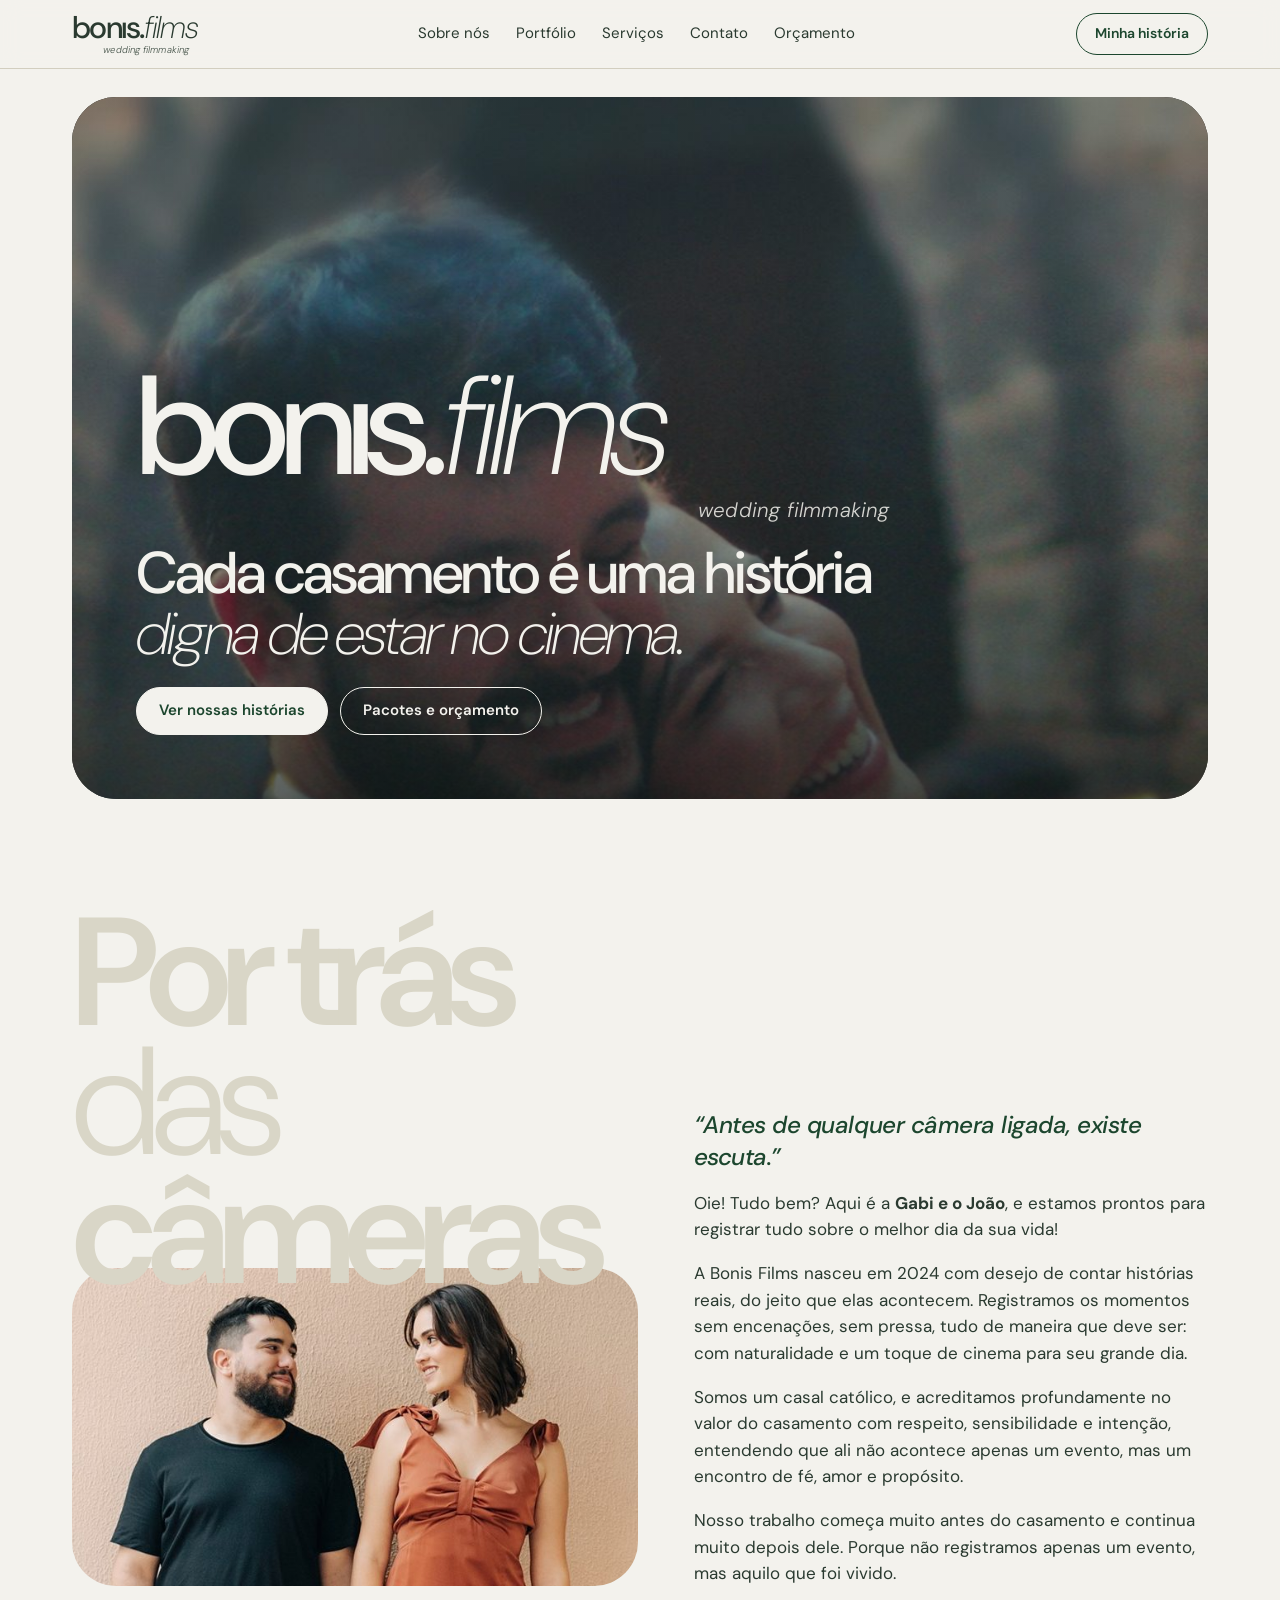
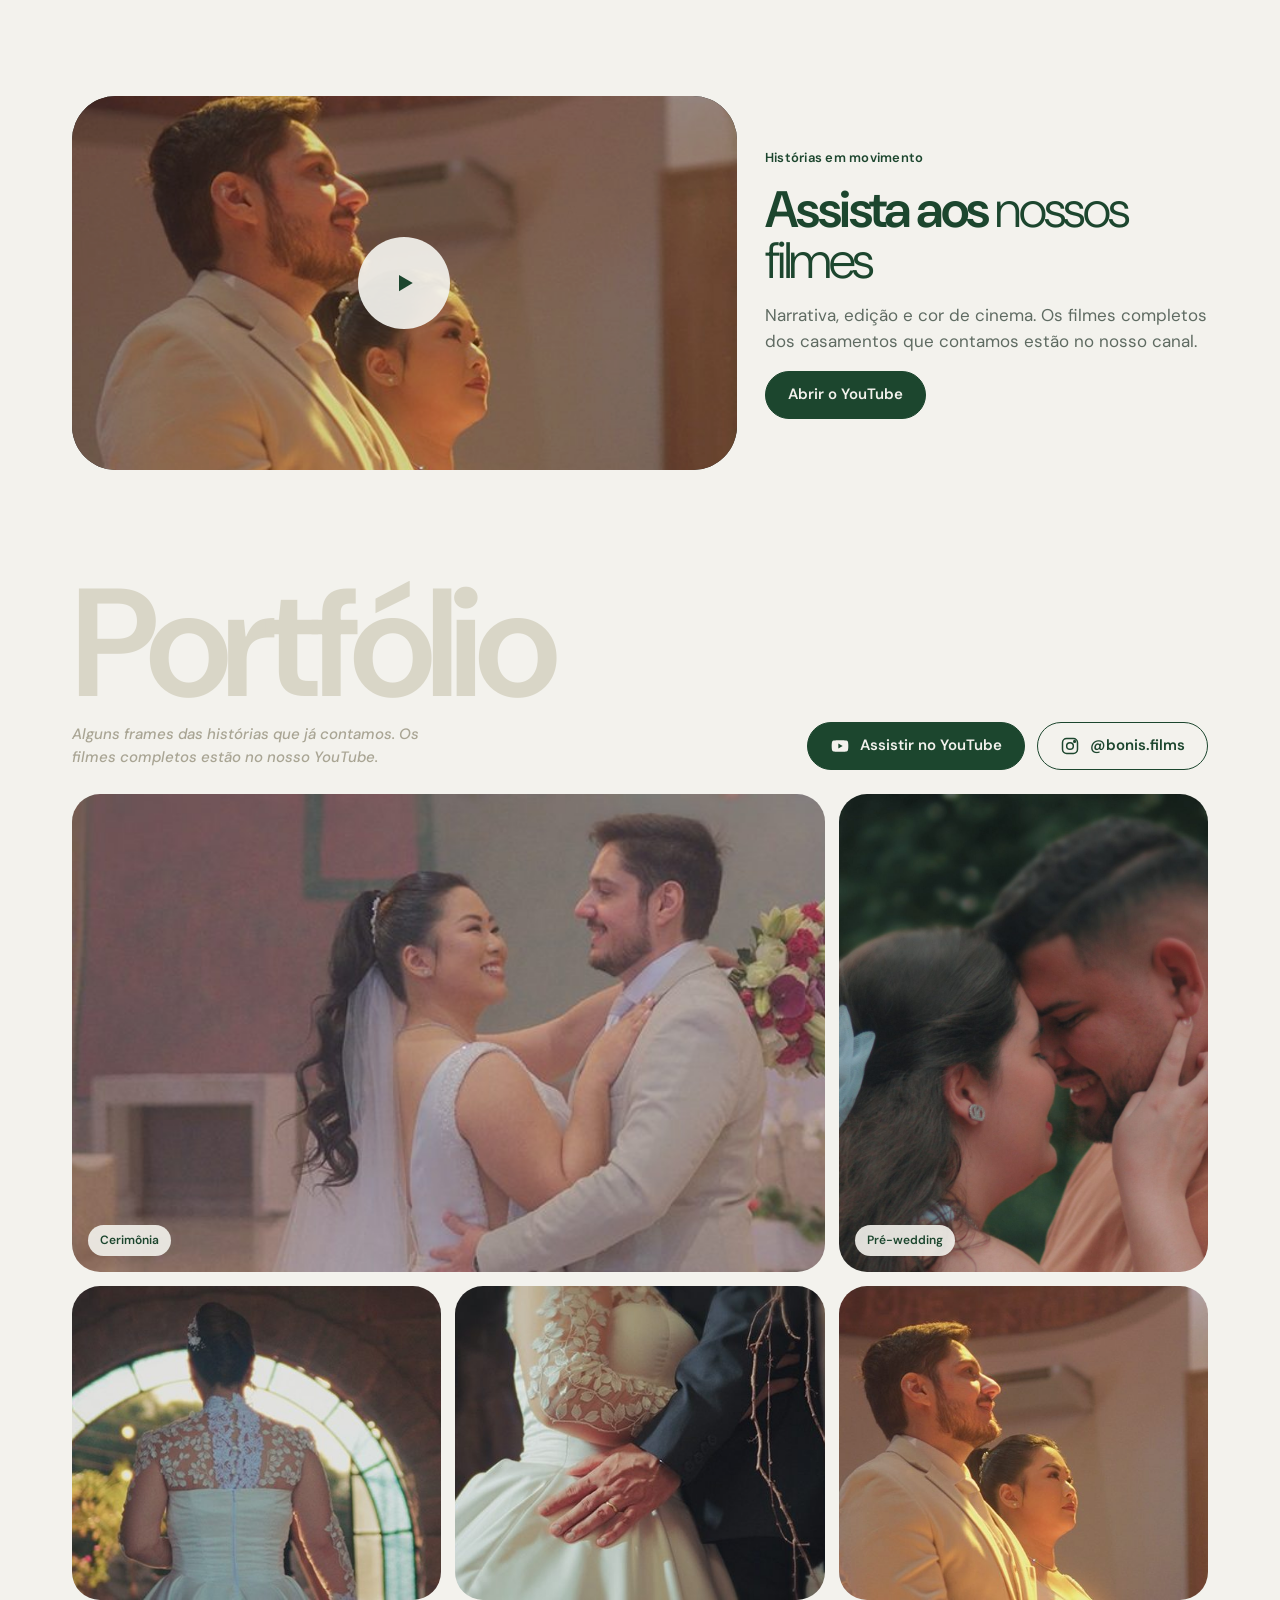
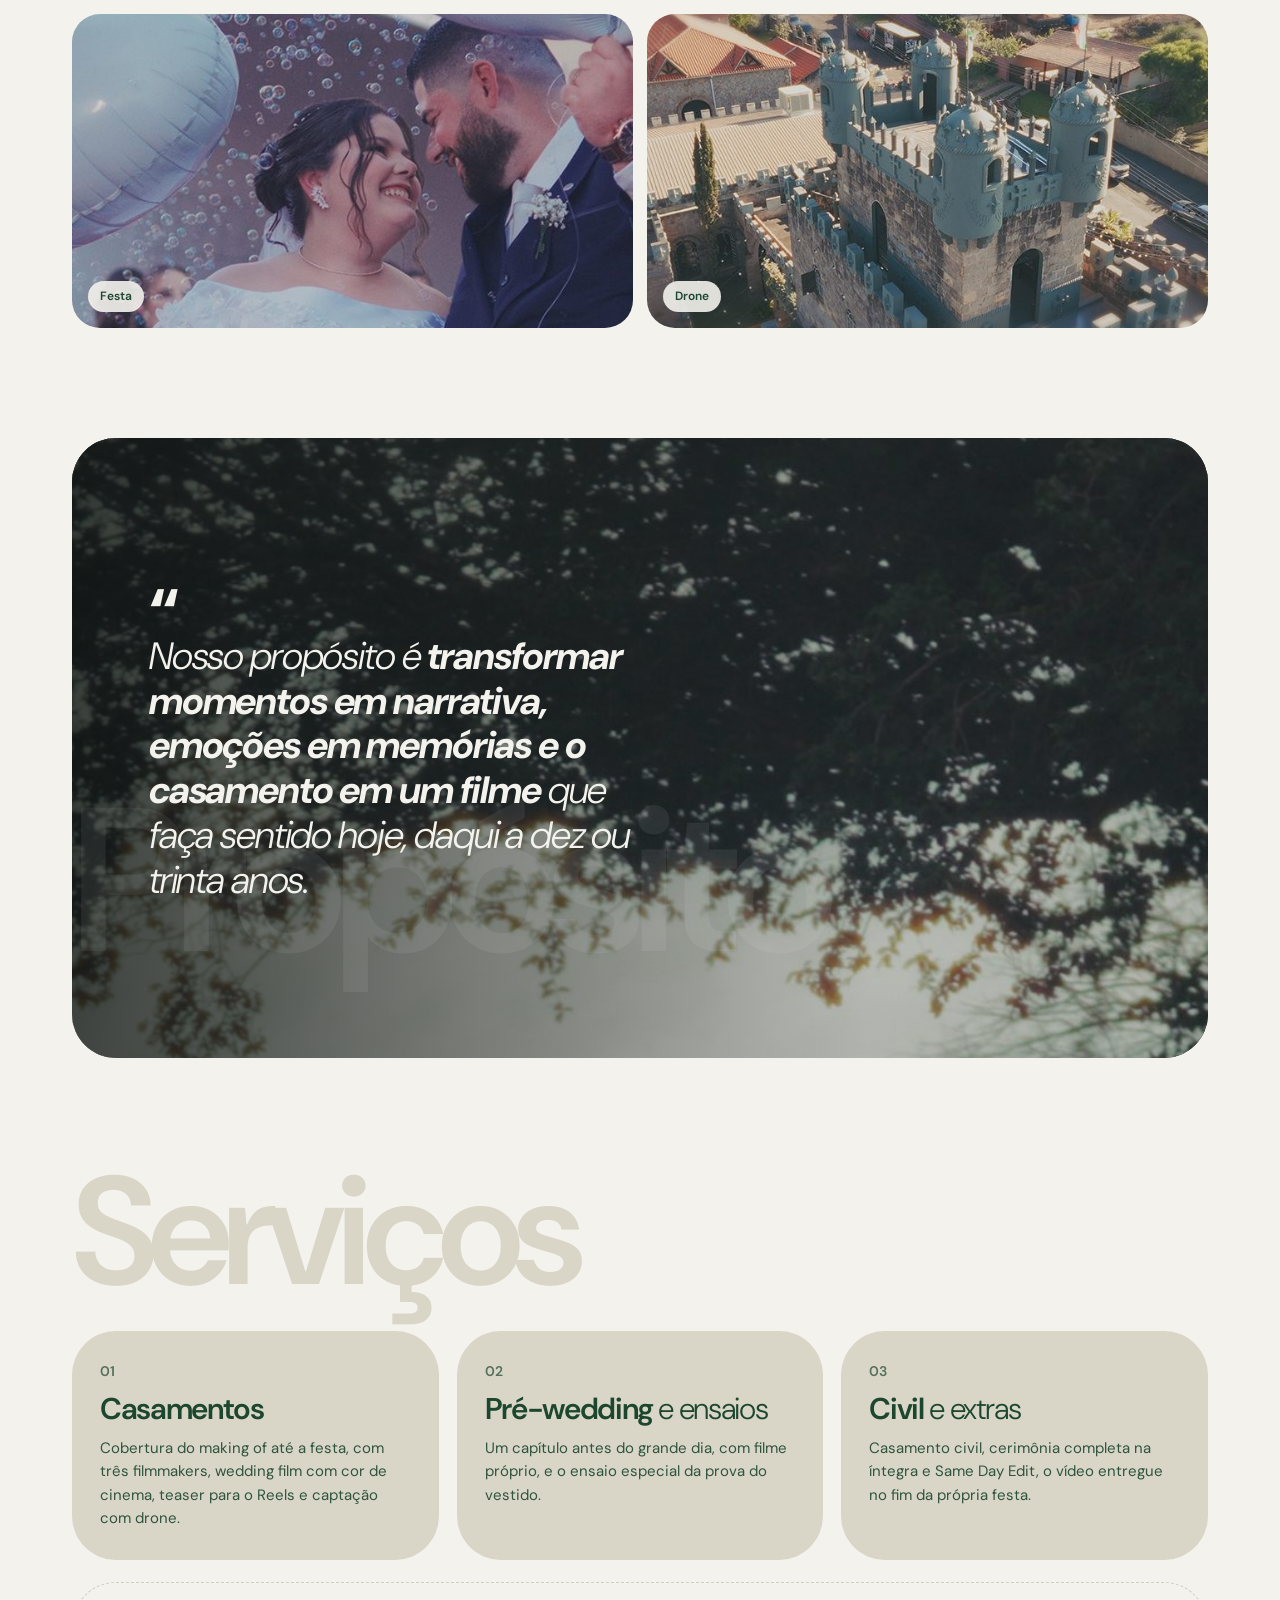
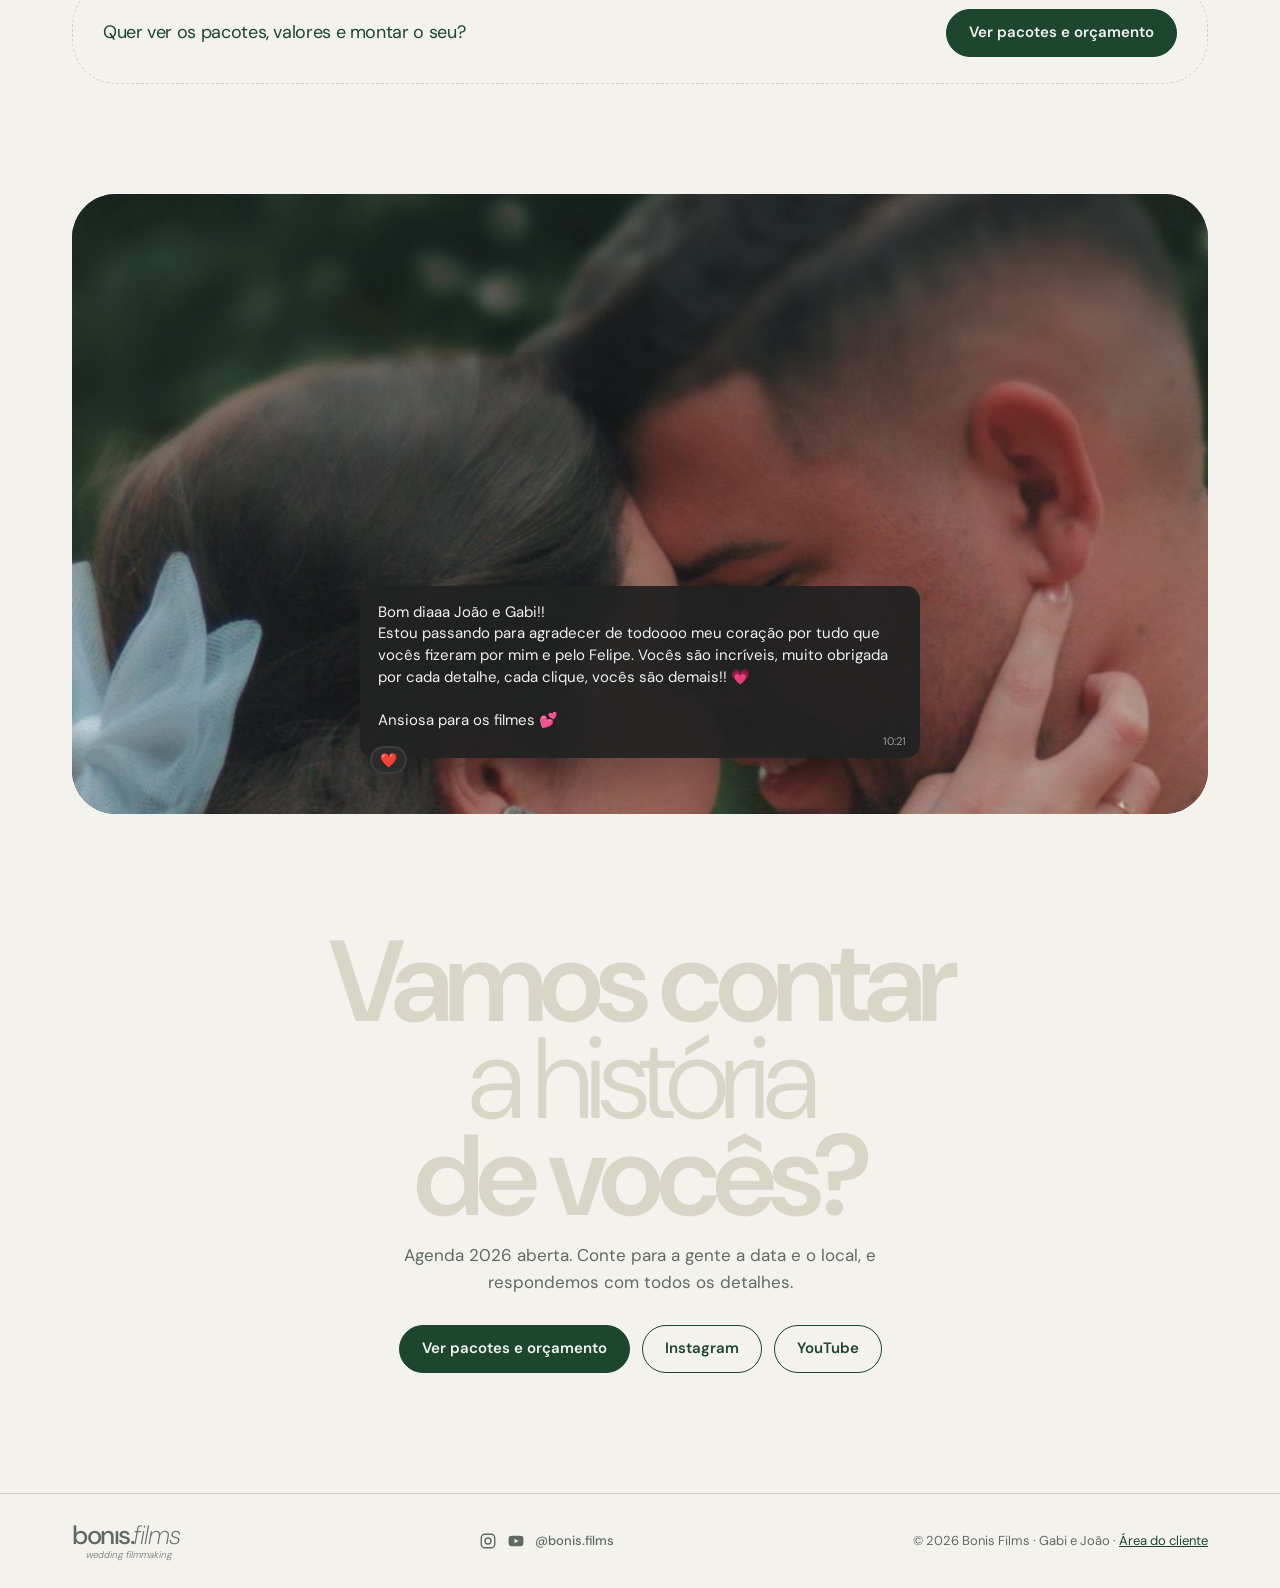
<file: index.html>
<!doctype html>
<html lang="pt-BR">
<head>
<meta charset="utf-8">
<meta name="viewport" content="width=device-width, initial-scale=1, viewport-fit=cover">
<title>Bonis Films · Wedding filmmaking por Gabi e João</title>
<meta name="description" content="Filmes de casamento com naturalidade e um toque de cinema. Bonis Films, por Gabi e João.">
<link rel="preconnect" href="https://fonts.googleapis.com">
<link rel="preconnect" href="https://fonts.gstatic.com" crossorigin>
<link href="https://fonts.googleapis.com/css2?family=DM+Sans:ital,opsz,wght@0,9..40,200..700;1,9..40,200..700&display=swap" rel="stylesheet">
<link rel="stylesheet" href="css/index.css">
</head>
<body>

<header class="top">
  <div class="wrap">
    <a class="logo" href="#topo" aria-label="Bonis Films, wedding filmmaking"><span class="lw"><b>bonıs.</b><i>films</i></span><small>wedding filmmaking</small></a>
    <nav class="menu" aria-label="Principal">
      <a href="#sobre">Sobre nós</a>
      <a href="#portfolio">Portfólio</a>
      <a href="#servicos">Serviços</a>
      <a href="#contato">Contato</a>
      <a href="orcamento.html">Orçamento</a>
    </nav>
    <a class="btn sm" href="galeria.html">Minha história</a>
  </div>
</header>

<main id="topo">
  <div class="hero"><div class="wrap">
    <div class="hero-card">
      <img src="img/proposito.jpg" alt="Noivo e noiva sorrindo, rosto com rosto">
      <div class="shade"></div>
      <div class="hero-in">
        <span class="logo xl" aria-hidden="true"><span class="lw"><b>bonıs.</b><i>films</i></span><small>wedding filmmaking</small></span>
        <h1>Cada casamento é uma história <em>digna de estar no cinema.</em></h1>
        <div class="row">
          <a class="btn solid" href="#portfolio">Ver nossas histórias</a>
          <a class="btn" href="orcamento.html">Pacotes e orçamento</a>
        </div>
      </div>
    </div>
  </div></div>

  <section class="about" id="sobre"><div class="wrap">
    <div class="grid">
      <div>
        <h2 class="giant">Por trás<br><span class="lt">das</span><br>câmeras</h2>
        <div class="ph"><img src="img/casal_bonis.jpg" alt="Gabi e João, da Bonis Films, sorrindo um para o outro"></div>
      </div>
      <div class="txt">
        <blockquote>“Antes de qualquer câmera ligada, existe escuta.”</blockquote>
        <p>Oie! Tudo bem? Aqui é a <b>Gabi e o João</b>, e estamos prontos para registrar tudo sobre o melhor dia da sua vida!</p>
        <p>A Bonis Films nasceu em 2024 com desejo de contar histórias reais, do jeito que elas acontecem. Registramos os momentos sem encenações, sem pressa, tudo de maneira que deve ser: com naturalidade e um toque de cinema para seu grande dia.</p>
        <p>Somos um casal católico, e acreditamos profundamente no valor do casamento com respeito, sensibilidade e intenção, entendendo que ali não acontece apenas um evento, mas um encontro de fé, amor e propósito.</p>
        <p>Nosso trabalho começa muito antes do casamento e continua muito depois dele. Porque não registramos apenas um evento, mas aquilo que foi vivido.</p>
      </div>
    </div>
  </div></section>

  <section id="filmes"><div class="wrap">
    <div class="feature">
      <a class="vid" href="https://www.youtube.com/@bonisfilms" target="_blank" rel="noopener" aria-label="Assistir aos filmes no YouTube">
        <img src="img/altar.jpg" alt="Noivos lado a lado olhando para o altar">
        <span class="play"><svg width="30" height="30" viewBox="0 0 24 24" fill="currentColor" aria-hidden="true"><path d="M8 5.5v13l11-6.5z"/></svg></span>
      </a>
      <div class="ft">
        <span class="kick">Histórias em movimento</span>
        <h3>Assista aos <span>nossos filmes</span></h3>
        <p>Narrativa, edição e cor de cinema. Os filmes completos dos casamentos que contamos estão no nosso canal.</p>
        <div><a class="btn solid" href="https://www.youtube.com/@bonisfilms" target="_blank" rel="noopener">Abrir o YouTube</a></div>
      </div>
    </div>
  </div></section>

<section id="portfolio"><div class="wrap">
    <div class="port-head">
      <div><h2 class="giant">Portfólio</h2><p class="sub" style="margin-top:14px">Alguns frames das histórias que já contamos. Os filmes completos estão no nosso YouTube.</p></div>
      <div class="links">
        <a class="btn solid" href="https://www.youtube.com/@bonisfilms" target="_blank" rel="noopener">
          <svg width="20" height="20" viewBox="0 0 24 24" fill="currentColor" aria-hidden="true"><path d="M21.6 7.2a2.6 2.6 0 0 0-1.8-1.8C18.2 5 12 5 12 5s-6.2 0-7.8.4A2.6 2.6 0 0 0 2.4 7.2 27 27 0 0 0 2 12a27 27 0 0 0 .4 4.8 2.6 2.6 0 0 0 1.8 1.8C5.8 19 12 19 12 19s6.2 0 7.8-.4a2.6 2.6 0 0 0 1.8-1.8A27 27 0 0 0 22 12a27 27 0 0 0-.4-4.8zM10 15V9l5.2 3z"/></svg>
          Assistir no YouTube
        </a>
        <a class="btn" href="https://instagram.com/bonis.films" target="_blank" rel="noopener">
          <svg width="20" height="20" viewBox="0 0 24 24" fill="none" stroke="currentColor" stroke-width="1.8" aria-hidden="true"><rect x="3" y="3" width="18" height="18" rx="5"/><circle cx="12" cy="12" r="4"/><circle cx="17.5" cy="6.5" r="1" fill="currentColor"/></svg>
          @bonis.films
        </a>
      </div>
    </div>
    <div class="mosaic">
      <figure class="a"><img src="img/abraco.jpg" alt="Noivos abraçados no altar"><figcaption>Cerimônia</figcaption></figure>
      <figure class="b"><img src="img/testemunho.jpg" alt="Casal com as testas encostadas, sorrindo"><figcaption>Pré-wedding</figcaption></figure>
      <figure class="c"><img src="img/arco.jpg" alt="Noiva de costas diante de um arco de vitrais"></figure>
      <figure class="d"><img src="img/maos.jpg" alt="Mão do noivo sobre a cintura da noiva"></figure>
      <figure class="e"><img src="img/altar.jpg" alt="Noivos lado a lado olhando para o altar"></figure>
      <figure class="f"><img src="img/baloes.jpg" alt="Casal sorrindo entre balões e bolhas de sabão"><figcaption>Festa</figcaption></figure>
      <figure class="g"><img src="img/castelo.jpg" alt="Vista aérea de drone de um castelo usado como local de casamento"><figcaption>Drone</figcaption></figure>
    </div>
  </div></section>

  <section class="purpose"><div class="wrap">
    <div class="card">
      <img src="img/caminho.jpg" alt="Copa de árvores em um jardim, com céu ao fundo">
      <div class="shade"></div>
      <span class="ghost" aria-hidden="true">Propósito</span>
      <p class="q">Nosso propósito é <b>transformar momentos em narrativa, emoções em memórias e o casamento em um filme</b> que faça sentido hoje, daqui a dez ou trinta anos.</p>
    </div>
  </div></section>

  <section id="servicos"><div class="wrap">
    <h2 class="giant">Serviços</h2>
    <div class="services">
      <div class="svc"><span class="n">01</span><h3>Casamentos</h3><p>Cobertura do making of até a festa, com três filmmakers, wedding film com cor de cinema, teaser para o Reels e captação com drone.</p></div>
      <div class="svc"><span class="n">02</span><h3>Pré-wedding <span>e ensaios</span></h3><p>Um capítulo antes do grande dia, com filme próprio, e o ensaio especial da prova do vestido.</p></div>
      <div class="svc"><span class="n">03</span><h3>Civil <span>e extras</span></h3><p>Casamento civil, cerimônia completa na íntegra e Same Day Edit, o vídeo entregue no fim da própria festa.</p></div>
    </div>
    <div class="svc-cta"><p>Quer ver os pacotes, valores e montar o seu?</p><a class="btn solid" href="orcamento.html">Ver pacotes e orçamento</a></div>
  </div></section>

<section><div class="wrap">
    <div class="testi">
      <img src="img/testemunho.jpg" alt="Casal com as testas encostadas, sorrindo">
      <div class="bubble">Bom diaaa João e Gabi!!<br>Estou passando para agradecer de todoooo meu coração por tudo que vocês fizeram por mim e pelo Felipe. Vocês são incríveis, muito obrigada por cada detalhe, cada clique, vocês são demais!! 💗<br><br>Ansiosa para os filmes 💕<time>10:21</time><span class="heart" aria-hidden="true">❤️</span></div>
    </div>
  </div></section>

  <section class="contact" id="contato"><div class="wrap">
    <h2 class="giant" style="font-size:clamp(52px,9vw,130px)">Vamos contar<br><span class="lt">a história</span><br>de vocês?</h2>
    <p>Agenda 2026 aberta. Conte para a gente a data e o local, e respondemos com todos os detalhes.</p>
    <div class="row">
      <a class="btn solid" href="orcamento.html">Ver pacotes e orçamento</a>
      <a class="btn" href="https://instagram.com/bonis.films" target="_blank" rel="noopener">Instagram</a>
      <a class="btn" href="https://www.youtube.com/@bonisfilms" target="_blank" rel="noopener">YouTube</a>
    </div>
  </div></section>
</main>

<footer><div class="wrap">
  <a class="logo" href="index.html" aria-label="Bonis Films"><span class="lw" style="font-size:26px"><b>bonıs.</b><i>films</i></span><small>wedding filmmaking</small></a>
  <a class="soc" href="https://instagram.com/bonis.films" target="_blank" rel="noopener">
    <svg width="18" height="18" viewBox="0 0 24 24" fill="none" stroke="currentColor" stroke-width="1.8" aria-hidden="true"><rect x="3" y="3" width="18" height="18" rx="5"/><circle cx="12" cy="12" r="4"/></svg>
    <svg width="18" height="18" viewBox="0 0 24 24" fill="currentColor" aria-hidden="true"><path d="M21.6 7.2a2.6 2.6 0 0 0-1.8-1.8C18.2 5 12 5 12 5s-6.2 0-7.8.4A2.6 2.6 0 0 0 2.4 7.2 27 27 0 0 0 2 12a27 27 0 0 0 .4 4.8 2.6 2.6 0 0 0 1.8 1.8C5.8 19 12 19 12 19s6.2 0 7.8-.4a2.6 2.6 0 0 0 1.8-1.8A27 27 0 0 0 22 12a27 27 0 0 0-.4-4.8zM10 15V9l5.2 3z"/></svg>
    @bonis.films</a>
  <span>© 2026 Bonis Films · Gabi e João · <a href="galeria.html">Área do cliente</a></span>
</div></footer>
</body>
</html>
</file>
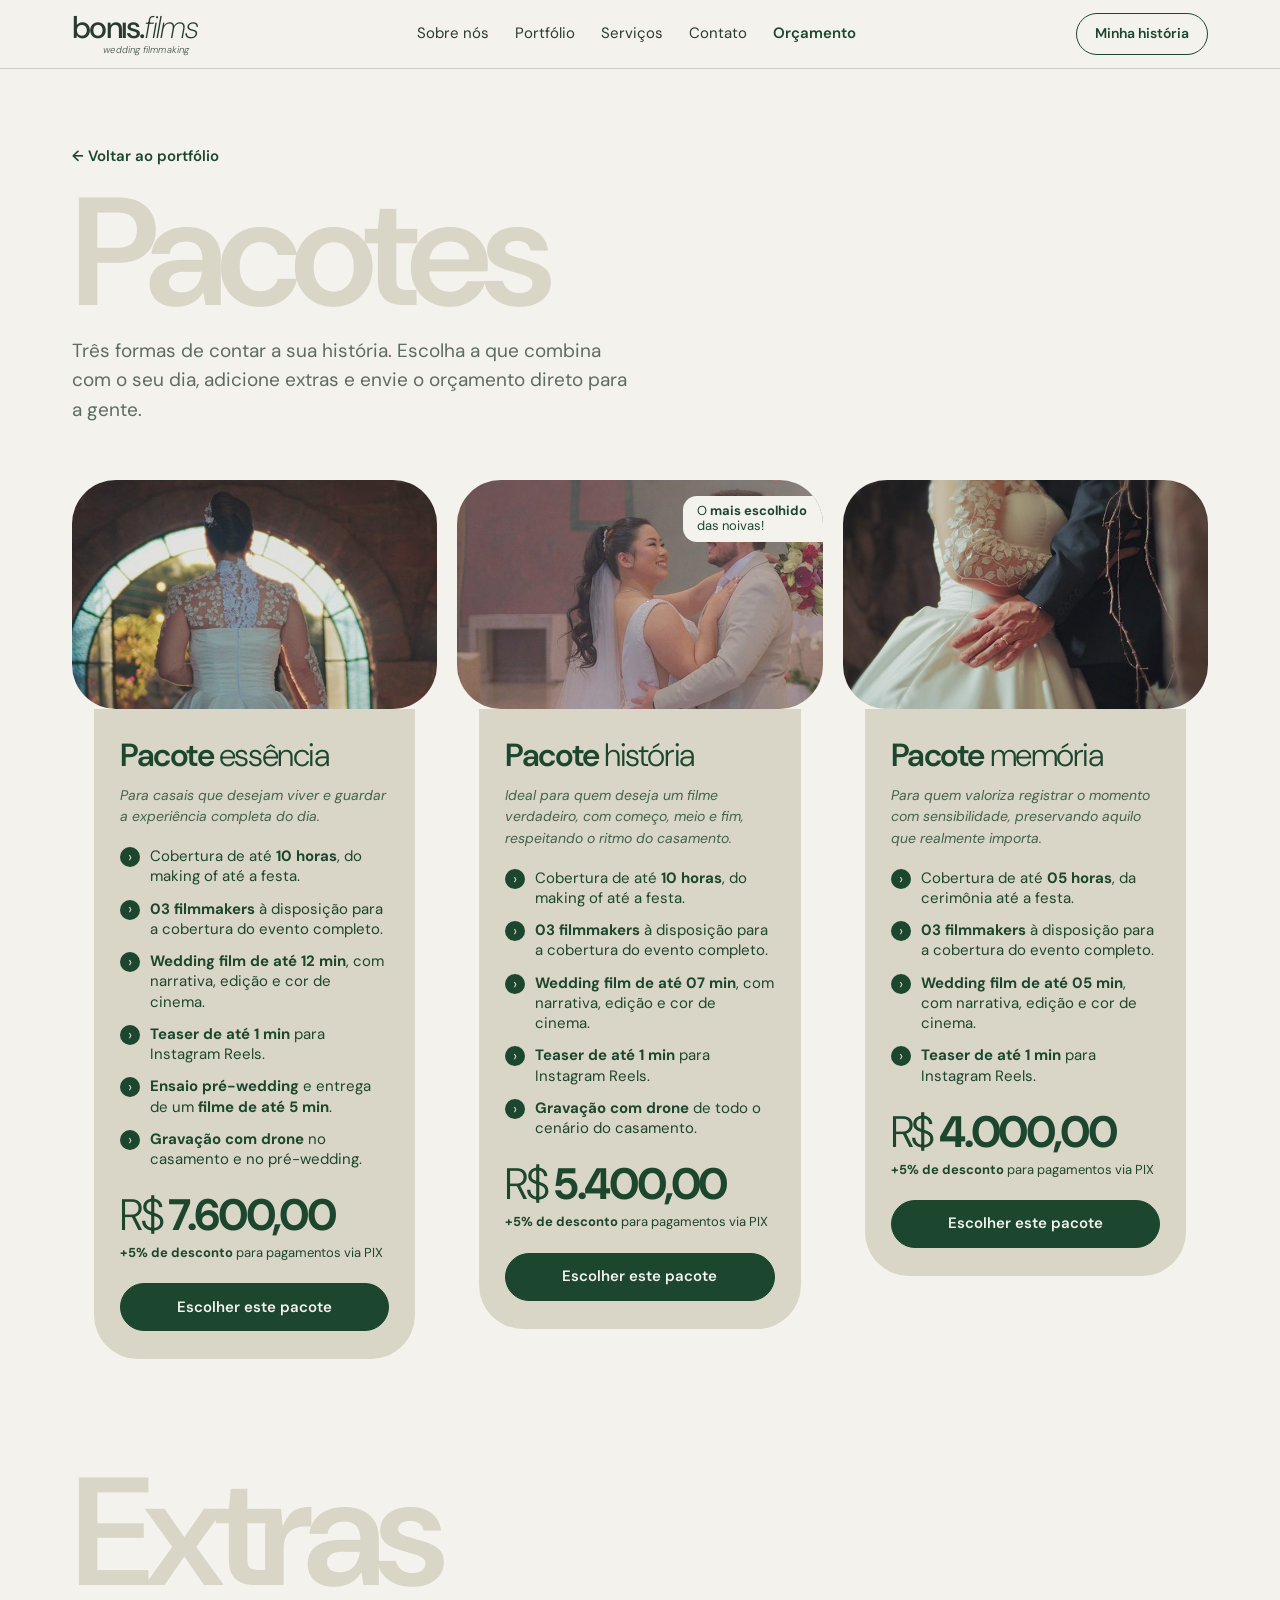
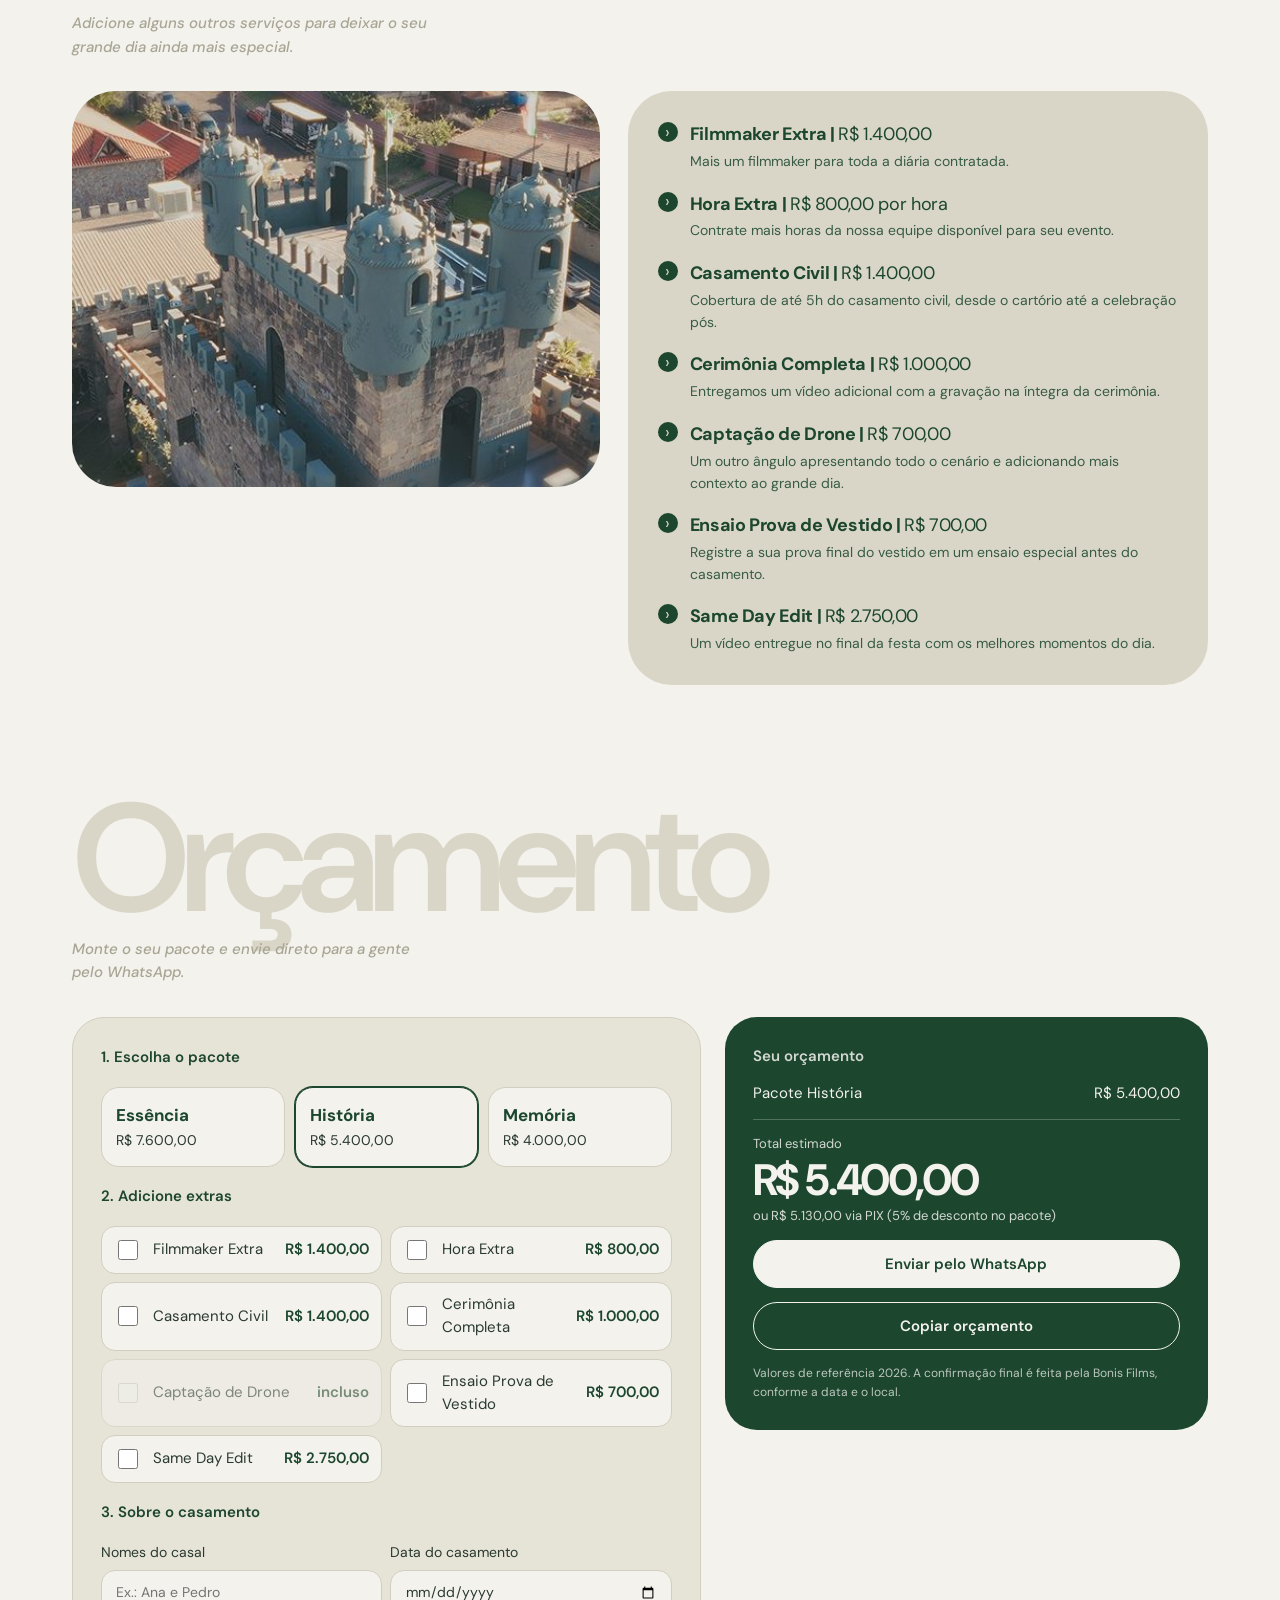
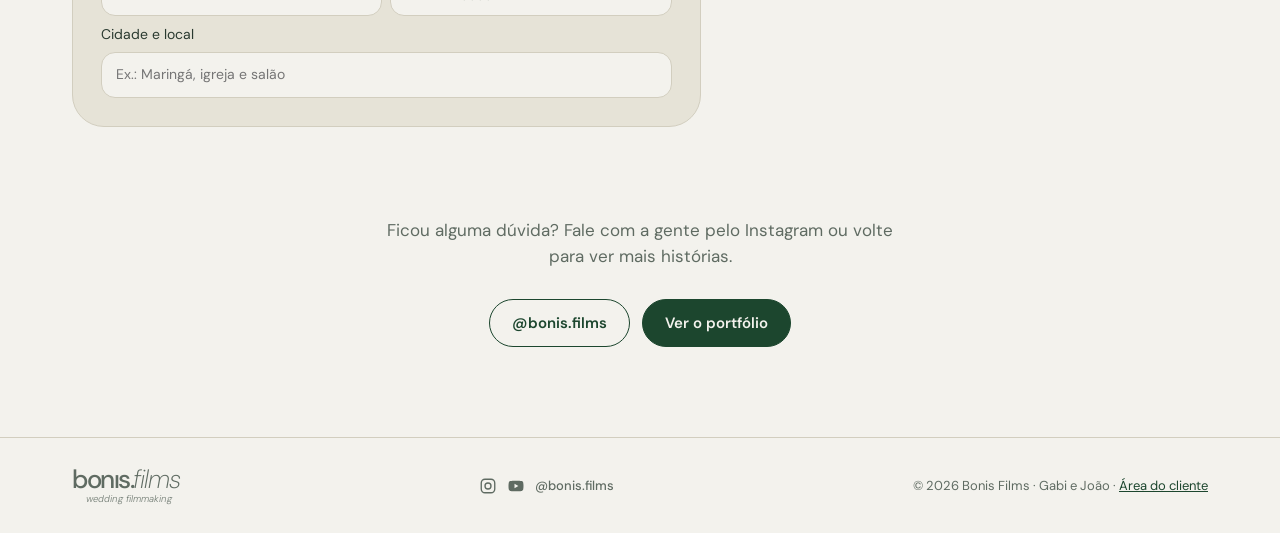
<file: orcamento.html>
<!doctype html>
<html lang="pt-BR">
<head>
<meta charset="utf-8">
<meta name="viewport" content="width=device-width, initial-scale=1, viewport-fit=cover">
<title>Pacotes e orçamento · Bonis Films</title>
<meta name="description" content="Pacotes de filmes de casamento 2026 da Bonis Films e montador de orçamento.">
<link rel="preconnect" href="https://fonts.googleapis.com">
<link rel="preconnect" href="https://fonts.gstatic.com" crossorigin>
<link href="https://fonts.googleapis.com/css2?family=DM+Sans:ital,opsz,wght@0,9..40,200..700;1,9..40,200..700&display=swap" rel="stylesheet">
<link rel="stylesheet" href="css/orcamento.css">
</head>
<body>

<header class="top">
  <div class="wrap">
    <a class="logo" href="index.html" aria-label="Bonis Films, wedding filmmaking"><span class="lw"><b>bonıs.</b><i>films</i></span><small>wedding filmmaking</small></a>
    <nav class="menu" aria-label="Principal">
      <a href="index.html#sobre">Sobre nós</a>
      <a href="index.html#portfolio">Portfólio</a>
      <a href="index.html#servicos">Serviços</a>
      <a href="index.html#contato">Contato</a>
      <a href="orcamento.html" aria-current="page">Orçamento</a>
    </nav>
    <a class="btn sm" href="galeria.html">Minha história</a>
  </div>
</header>

<main id="topo">
  <div class="page-hero"><div class="wrap">
    <a class="back" href="index.html">← Voltar ao portfólio</a>
    <h1 class="giant" style="margin-top:10px">Pacotes</h1>
    <p>Três formas de contar a sua história. Escolha a que combina com o seu dia, adicione extras e envie o orçamento direto para a gente.</p>
  </div></div>
<section id="pacotes" style="padding-top:20px"><div class="wrap">
    <div class="packs">
      <article class="pack">
        <div class="ph"><img src="img/arco.jpg" alt=""></div>
        <div class="body">
          <h3>Pacote <span>essência</span></h3>
          <p class="for">Para casais que desejam viver e guardar a experiência completa do dia.</p>
          <ul>
            <li><span class="chev">›</span><span>Cobertura de até <b>10 horas</b>, do making of até a festa.</span></li>
            <li><span class="chev">›</span><span><b>03 filmmakers</b> à disposição para a cobertura do evento completo.</span></li>
            <li><span class="chev">›</span><span><b>Wedding film de até 12 min</b>, com narrativa, edição e cor de cinema.</span></li>
            <li><span class="chev">›</span><span><b>Teaser de até 1 min</b> para Instagram Reels.</span></li>
            <li><span class="chev">›</span><span><b>Ensaio pré-wedding</b> e entrega de um <b>filme de até 5 min</b>.</span></li>
            <li><span class="chev">›</span><span><b>Gravação com drone</b> no casamento e no pré-wedding.</span></li>
          </ul>
          <div class="price"><b><span>R$</span> 7.600,00</b><small><b>+5% de desconto</b> para pagamentos via PIX</small></div>
          <a class="btn solid" href="#orcamento" data-pack="essencia">Escolher este pacote</a>
        </div>
      </article>
      <article class="pack">
        <div class="ph"><img src="img/abraco.jpg" alt=""><span class="badge">O <b>mais escolhido</b><br>das noivas!</span></div>
        <div class="body">
          <h3>Pacote <span>história</span></h3>
          <p class="for">Ideal para quem deseja um filme verdadeiro, com começo, meio e fim, respeitando o ritmo do casamento.</p>
          <ul>
            <li><span class="chev">›</span><span>Cobertura de até <b>10 horas</b>, do making of até a festa.</span></li>
            <li><span class="chev">›</span><span><b>03 filmmakers</b> à disposição para a cobertura do evento completo.</span></li>
            <li><span class="chev">›</span><span><b>Wedding film de até 07 min</b>, com narrativa, edição e cor de cinema.</span></li>
            <li><span class="chev">›</span><span><b>Teaser de até 1 min</b> para Instagram Reels.</span></li>
            <li><span class="chev">›</span><span><b>Gravação com drone</b> de todo o cenário do casamento.</span></li>
          </ul>
          <div class="price"><b><span>R$</span> 5.400,00</b><small><b>+5% de desconto</b> para pagamentos via PIX</small></div>
          <a class="btn solid" href="#orcamento" data-pack="historia">Escolher este pacote</a>
        </div>
      </article>
      <article class="pack">
        <div class="ph"><img src="img/maos.jpg" alt=""></div>
        <div class="body">
          <h3>Pacote <span>memória</span></h3>
          <p class="for">Para quem valoriza registrar o momento com sensibilidade, preservando aquilo que realmente importa.</p>
          <ul>
            <li><span class="chev">›</span><span>Cobertura de até <b>05 horas</b>, da cerimônia até a festa.</span></li>
            <li><span class="chev">›</span><span><b>03 filmmakers</b> à disposição para a cobertura do evento completo.</span></li>
            <li><span class="chev">›</span><span><b>Wedding film de até 05 min</b>, com narrativa, edição e cor de cinema.</span></li>
            <li><span class="chev">›</span><span><b>Teaser de até 1 min</b> para Instagram Reels.</span></li>
          </ul>
          <div class="price"><b><span>R$</span> 4.000,00</b><small><b>+5% de desconto</b> para pagamentos via PIX</small></div>
          <a class="btn solid" href="#orcamento" data-pack="memoria">Escolher este pacote</a>
        </div>
      </article>
    </div>
  </div></section>

  <section id="extras"><div class="wrap">
    <h2 class="giant">Extras</h2>
    <p class="sub" style="margin-top:14px">Adicione alguns outros serviços para deixar o seu grande dia ainda mais especial.</p>
    <div class="extras">
      <div class="ph"><img src="img/castelo.jpg" alt="Vista aérea de drone de um castelo"></div>
      <div class="ex-list" id="exList"></div>
    </div>
  </div></section>

  <section id="orcamento"><div class="wrap">
    <h2 class="giant">Orçamento</h2>
    <p class="sub" style="margin-top:14px">Monte o seu pacote e envie direto para a gente pelo WhatsApp.</p>
    <div class="quote">
      <div class="q-panel">
        <h3>1. Escolha o pacote</h3>
        <div class="opts" role="radiogroup" aria-label="Pacote">
          <label class="opt"><input type="radio" name="pack" value="essencia"><span><b>Essência</b>R$ 7.600,00</span></label>
          <label class="opt"><input type="radio" name="pack" value="historia" checked><span><b>História</b>R$ 5.400,00</span></label>
          <label class="opt"><input type="radio" name="pack" value="memoria"><span><b>Memória</b>R$ 4.000,00</span></label>
        </div>
        <h3>2. Adicione extras</h3>
        <div class="exgrid" id="exChecks"></div>
        <h3>3. Sobre o casamento</h3>
        <div class="exgrid">
          <label class="field">Nomes do casal<input id="qNames" type="text" placeholder="Ex.: Ana e Pedro" autocomplete="off"></label>
          <label class="field">Data do casamento<input id="qDate" type="date"></label>
          <label class="field" style="grid-column:1 / -1">Cidade e local<input id="qPlace" type="text" placeholder="Ex.: Maringá, igreja e salão" autocomplete="off"></label>
        </div>
      </div>
      <aside class="summary" aria-live="polite">
        <h3>Seu orçamento</h3>
        <ul id="sumList"></ul>
        <div class="tot"><small>Total estimado</small><b id="sumTotal">R$ 0</b><small id="sumPix"></small></div>
        <a class="btn solid" id="sendWa" href="#" target="_blank" rel="noopener">Enviar pelo WhatsApp</a>
        <button class="btn" type="button" id="copyQ">Copiar orçamento</button>
        <p class="note">Valores de referência 2026. A confirmação final é feita pela Bonis Films, conforme a data e o local.</p>
      </aside>
    </div>
  </div></section>

  <section class="contact" style="padding:90px 0"><div class="wrap">
    <p style="margin-top:0">Ficou alguma dúvida? Fale com a gente pelo Instagram ou volte para ver mais histórias.</p>
    <div class="row"><a class="btn" href="https://instagram.com/bonis.films" target="_blank" rel="noopener">@bonis.films</a><a class="btn solid" href="index.html#portfolio">Ver o portfólio</a></div>
  </div></section>
</main>

<footer><div class="wrap">
  <a class="logo" href="index.html" aria-label="Bonis Films"><span class="lw" style="font-size:26px"><b>bonıs.</b><i>films</i></span><small>wedding filmmaking</small></a>
  <a class="soc" href="https://instagram.com/bonis.films" target="_blank" rel="noopener">
    <svg width="18" height="18" viewBox="0 0 24 24" fill="none" stroke="currentColor" stroke-width="1.8" aria-hidden="true"><rect x="3" y="3" width="18" height="18" rx="5"/><circle cx="12" cy="12" r="4"/></svg>
    <svg width="18" height="18" viewBox="0 0 24 24" fill="currentColor" aria-hidden="true"><path d="M21.6 7.2a2.6 2.6 0 0 0-1.8-1.8C18.2 5 12 5 12 5s-6.2 0-7.8.4A2.6 2.6 0 0 0 2.4 7.2 27 27 0 0 0 2 12a27 27 0 0 0 .4 4.8 2.6 2.6 0 0 0 1.8 1.8C5.8 19 12 19 12 19s6.2 0 7.8-.4a2.6 2.6 0 0 0 1.8-1.8A27 27 0 0 0 22 12a27 27 0 0 0-.4-4.8zM10 15V9l5.2 3z"/></svg>
    @bonis.films</a>
  <span>© 2026 Bonis Films · Gabi e João · <a href="galeria.html">Área do cliente</a></span>
</div></footer>
<script src="js/orcamento.js"></script>
</body>
</html>
</file>
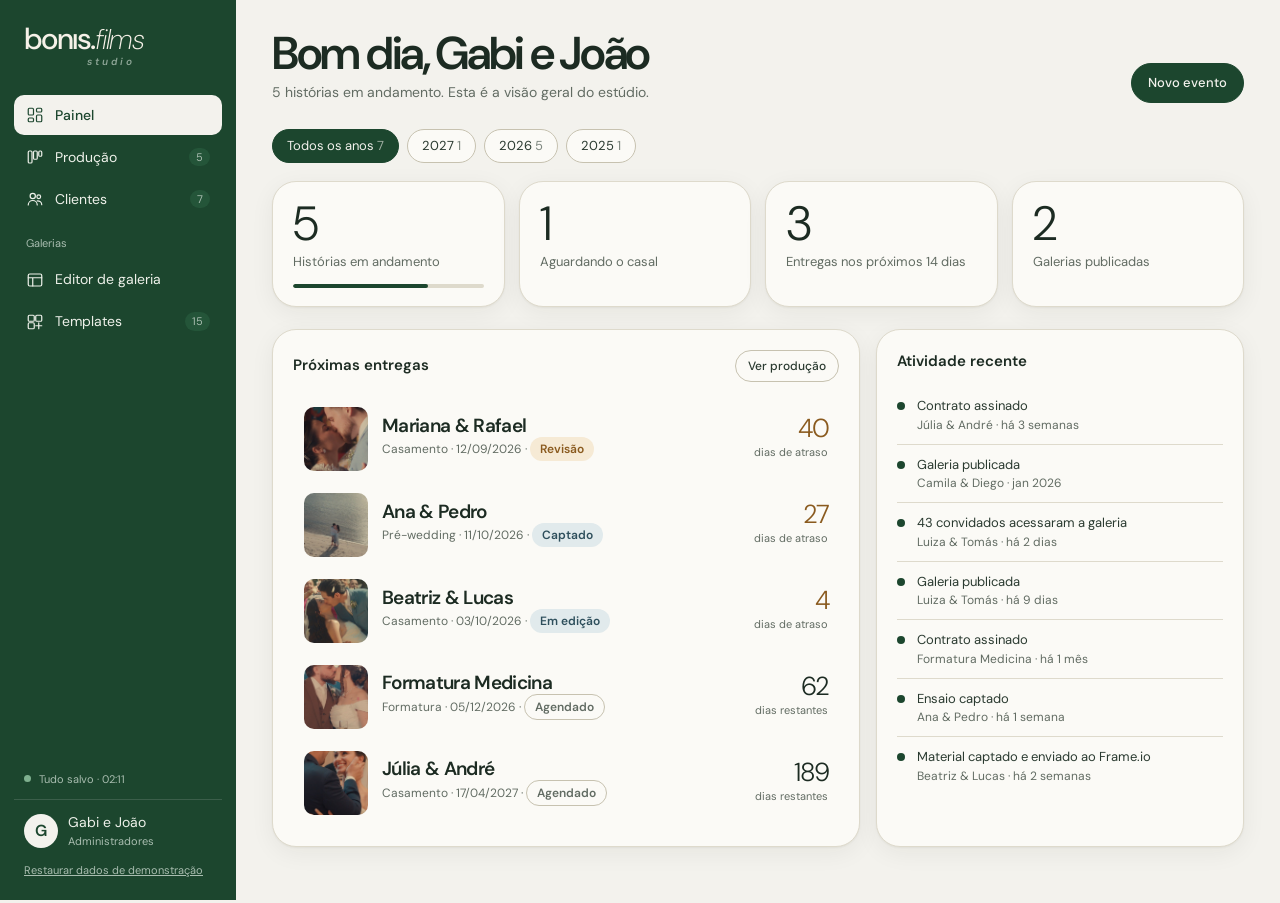
<file: studio.html>
<!doctype html>
<html lang="pt-BR">
<head>
<meta charset="utf-8">
<meta name="viewport" content="width=device-width, initial-scale=1">
<title>Bonis Studio</title>
<link rel="preconnect" href="https://fonts.googleapis.com">
<link rel="preconnect" href="https://fonts.gstatic.com" crossorigin>
<link href="https://fonts.googleapis.com/css2?family=Instrument+Serif:ital@0;1&family=Newsreader:ital,opsz,wght@0,6..72,400;1,6..72,400&family=Italiana&family=Hanken+Grotesk:wght@400;500;600;700&family=Cormorant+Garamond:ital,wght@0,400;1,400&family=Playfair+Display:ital@0;1&family=Bodoni+Moda:ital@0;1&family=DM+Serif+Display:ital@0;1&family=Fraunces:ital@0;1&family=Marcellus&family=Pinyon+Script&family=Syne:wght@500;600&family=DM+Sans:wght@400;500&family=Jost:wght@400;500&display=swap" rel="stylesheet">
<link href="https://fonts.googleapis.com/css2?family=DM+Sans:ital,opsz,wght@0,9..40,200..700;1,9..40,200..700&display=swap" rel="stylesheet">
<link rel="stylesheet" href="css/studio.css">
</head>
<body>
<div class="app">
  <nav class="side" aria-label="Bonis Studio">
    <div class="brand"><span class="blogo" style="color:#F6F1E8"><span class="lw"><b>bonıs.</b><i>films</i></span><small>studio</small></span></div>
    <button class="nv" type="button" data-go="painel"><svg width="18" height="18" viewBox="0 0 24 24" fill="none" stroke="currentColor" stroke-width="1.6" stroke-linecap="round" stroke-linejoin="round" aria-hidden="true"><rect x="3" y="3" width="7" height="9" rx="1.5"/><rect x="14" y="3" width="7" height="5" rx="1.5"/><rect x="14" y="12" width="7" height="9" rx="1.5"/><rect x="3" y="16" width="7" height="5" rx="1.5"/></svg>Painel</button>
    <button class="nv" type="button" data-go="producao"><svg width="18" height="18" viewBox="0 0 24 24" fill="none" stroke="currentColor" stroke-width="1.6" stroke-linecap="round" stroke-linejoin="round" aria-hidden="true"><rect x="3" y="4" width="5" height="16" rx="1.5"/><rect x="10" y="4" width="5" height="11" rx="1.5"/><rect x="17" y="4" width="4" height="7" rx="1.5"/></svg>Produção<span class="ct" id="ctProd"></span></button>
    <button class="nv" type="button" data-go="clientes"><svg width="18" height="18" viewBox="0 0 24 24" fill="none" stroke="currentColor" stroke-width="1.6" stroke-linecap="round" stroke-linejoin="round" aria-hidden="true"><circle cx="9" cy="8" r="3.5"/><circle cx="17" cy="9" r="2.5"/><path d="M3 20c0-3.3 2.7-6 6-6s6 2.7 6 6M15 14.5c3 0 6 1.8 6 5"/></svg>Clientes<span class="ct" id="ctCli"></span></button>
    <div class="grp">Galerias</div>
    <button class="nv" type="button" data-go="editor"><svg width="18" height="18" viewBox="0 0 24 24" fill="none" stroke="currentColor" stroke-width="1.6" stroke-linecap="round" stroke-linejoin="round" aria-hidden="true"><rect x="3" y="4" width="18" height="16" rx="2"/><path d="M3 9h18M9 9v11"/></svg>Editor de galeria</button>
    <button class="nv" type="button" data-go="templates"><svg width="18" height="18" viewBox="0 0 24 24" fill="none" stroke="currentColor" stroke-width="1.6" stroke-linecap="round" stroke-linejoin="round" aria-hidden="true"><rect x="3" y="3" width="8" height="8" rx="1.5"/><rect x="13" y="3" width="8" height="8" rx="1.5"/><rect x="3" y="13" width="8" height="8" rx="1.5"/><path d="M17 13v8M13 17h8"/></svg>Templates<span class="ct" id="ctTpl"></span></button>
    <div class="savest" id="saveState" role="status"><i></i><span>Tudo salvo</span></div>
    <div class="who"><span class="avatar">G</span><div><div>Gabi e João</div><small>Administradores</small></div></div>
    <button class="reset" type="button" id="resetDemo">Restaurar dados de demonstração</button>
  </nav>
  <main id="view"></main>
</div>

<div class="modal" id="modal" hidden><div class="mbox" id="mbox" role="dialog" aria-modal="true"></div></div>
<div class="guest" id="guest" role="dialog" aria-label="Visualização como convidado" hidden>
  <div class="guest-bar"><span id="guestNote"></span><button class="btn sm" type="button" id="closeGuest">Fechar visualização</button></div>
  <div id="guestBody"></div>
</div>
<div class="toast" id="toast" role="status" aria-live="polite"></div>

<script src="js/studio.js"></script>
</body>
</html>
</file>
<file: css/index.css>
:root{
  color-scheme: light;
  --paper:#F3F2ED; --sand:#D9D6C7; --sand-2:#E6E3D7; --head:#D9D6C7;
  --green:#1C462E; --ink:#2A3A30; --muted:#5F6B62; --line:#D2CEBF;
  --btn:#1C462E; --btn-text:#F3F2ED; --header:rgba(243,242,237,.92);
  --sans:'DM Sans', 'Helvetica Neue', Helvetica, Arial, sans-serif;
  --r:44px;
}
@media (prefers-color-scheme: dark){
  :root{
    color-scheme: dark;
    --paper:#151916; --sand:#232A25; --sand-2:#1C221E; --head:#38413A;
    --green:#BFD8C6; --ink:#E4E6DF; --muted:#A7B0A8; --line:#2F3731;
    --btn:#BFD8C6; --btn-text:#122016; --header:rgba(21,25,22,.92);
  }
}
*{box-sizing:border-box}
html{scroll-behavior:smooth;scroll-padding-top:84px}
body{margin:0;background:var(--paper);color:var(--ink);font-family:var(--sans);font-size:17px;line-height:1.55;-webkit-font-smoothing:antialiased}
img{max-width:100%;display:block}
a{color:var(--green)}
:focus-visible{outline:2px solid var(--green);outline-offset:3px}
.wrap{max-width:1200px;margin:0 auto;padding:0 32px}

/* logo */
.logo{display:inline-flex;flex-direction:column;text-decoration:none;color:inherit;line-height:1}
.lw{display:flex;align-items:baseline;font-size:31px;letter-spacing:-.055em}
.lw b{font-weight:500}
.lw i{font-weight:200;font-style:italic;letter-spacing:-.04em}
.logo small{align-self:flex-end;font-size:9.5px;font-style:italic;font-weight:300;letter-spacing:.01em;margin:3px .9em 0 0;opacity:.85}
.logo.xl .lw{font-size:clamp(64px,11vw,150px)}
.logo.xl small{font-size:clamp(14px,1.6vw,22px)}

/* topo */
.top{position:sticky;top:0;z-index:20;background:var(--header);backdrop-filter:blur(10px);border-bottom:1px solid var(--line)}
.top .wrap{display:flex;flex-wrap:wrap;align-items:center;justify-content:space-between;gap:10px 24px;padding-top:12px;padding-bottom:12px}
.menu{display:flex;flex-wrap:wrap;gap:0 26px;font-size:15px}
.menu a{min-height:44px;display:flex;align-items:center;text-decoration:none;color:var(--ink)}
.menu a:hover{color:var(--green)}
.btn{min-height:48px;padding:0 22px;display:inline-flex;align-items:center;justify-content:center;gap:10px;border-radius:999px;border:1.5px solid var(--green);color:var(--green);background:transparent;text-decoration:none;font:inherit;font-size:15px;font-weight:600;cursor:pointer}
.btn:hover{background:var(--green);color:var(--btn-text)}
.btn.solid{background:var(--btn);color:var(--btn-text);border-color:var(--btn)}
.btn.solid:hover{opacity:.9}
.btn.sm{min-height:42px;padding:0 18px;font-size:14px}

/* hero */
.hero{padding:28px 0 0}
.hero-card{position:relative;border-radius:var(--r);overflow:hidden;min-height:min(78vh,760px);display:flex;align-items:flex-end;background:#1A1F1B}
.hero-card img{position:absolute;inset:0;width:100%;height:100%;object-fit:cover;object-position:50% 12%}
.hero-card .shade{position:absolute;inset:0;background:linear-gradient(180deg,rgba(10,14,11,.08) 30%,rgba(10,14,11,.62))}
.hero-in{position:relative;padding:clamp(28px,5vw,64px);color:#F3F2ED;display:flex;flex-direction:column;gap:22px;max-width:900px}
.hero-in h1{margin:0;font-size:clamp(34px,4.6vw,60px);line-height:1.04;letter-spacing:-.035em;font-weight:500}
.hero-in h1 em{font-weight:200}
.hero-in .row{display:flex;flex-wrap:wrap;gap:12px}
.hero-in .btn{border-color:#F3F2ED;color:#F3F2ED}
.hero-in .btn:hover{background:#F3F2ED;color:#1C462E}
.hero-in .btn.solid{background:#F3F2ED;color:#1C462E}

/* títulos gigantes no estilo do material */
.giant{margin:0;font-weight:600;color:var(--head);font-size:clamp(64px,12vw,170px);line-height:.84;letter-spacing:-.06em}
.giant .lt{font-weight:300}
.sub{font-size:15px;font-style:italic;font-weight:500;color:#A9A594;max-width:360px;margin:0}
@media (prefers-color-scheme: dark){ .sub{color:#7E877F} }
section{padding:110px 0 0}

/* sobre */
.about .grid{display:grid;grid-template-columns:minmax(0,1.1fr) minmax(0,1fr);gap:56px;align-items:end}
.about .ph{border-radius:var(--r);overflow:hidden;margin-top:-28px;position:relative;z-index:0}
.about .ph img{width:100%;aspect-ratio:16/9;object-fit:cover}
.about .giant{position:relative;z-index:1}
.about .txt{display:flex;flex-direction:column;gap:18px;color:var(--ink)}
.about .txt p{margin:0}
.about blockquote{margin:0;font-size:24px;line-height:1.3;font-style:italic;font-weight:500;color:var(--green);letter-spacing:-.02em}

/* propósito */
.purpose .card{position:relative;border-radius:var(--r);overflow:hidden;min-height:620px;display:flex;align-items:center;background:#111}
.purpose .card img{position:absolute;inset:0;width:100%;height:100%;object-fit:cover;object-position:50% 40%}
.purpose .card .shade{position:absolute;inset:0;background:linear-gradient(90deg,rgba(8,12,10,.72),rgba(8,12,10,.15) 70%)}
.purpose .q{position:relative;padding:clamp(28px,6vw,80px);max-width:640px;color:#F3F2ED;font-size:clamp(24px,3vw,38px);line-height:1.18;letter-spacing:-.03em;font-weight:300;font-style:italic}
.purpose .q b{font-weight:700}
.purpose .q::before{content:"“";display:block;font-size:1.8em;line-height:.6;font-style:normal;font-weight:700}
.purpose .ghost{position:absolute;left:0;bottom:12%;font-size:clamp(90px,16vw,220px);font-weight:600;letter-spacing:-.06em;color:rgba(255,255,255,.07);line-height:1;pointer-events:none}

/* portfólio */
.port-head{display:flex;flex-wrap:wrap;justify-content:space-between;align-items:flex-end;gap:20px;margin-bottom:24px}
.mosaic{display:grid;grid-template-columns:repeat(6,minmax(0,1fr));grid-auto-rows:150px;gap:14px}
.mosaic figure{margin:0;border-radius:28px;overflow:hidden;position:relative;background:var(--sand)}
.mosaic img{width:100%;height:100%;object-fit:cover;transition:transform .7s}
.mosaic figure:hover img{transform:scale(1.04)}
.mosaic .a{grid-column:span 4;grid-row:span 3}
.mosaic .b{grid-column:span 2;grid-row:span 3}
.mosaic .c{grid-column:span 2;grid-row:span 2}
.mosaic .d{grid-column:span 2;grid-row:span 2}
.mosaic .e{grid-column:span 2;grid-row:span 2}
.mosaic .f{grid-column:span 3;grid-row:span 2}
.mosaic .g{grid-column:span 3;grid-row:span 2}
.mosaic figcaption{position:absolute;left:16px;bottom:16px;padding:6px 12px;border-radius:999px;background:rgba(243,242,237,.9);color:#1C462E;font-size:12px;font-weight:600}
.links{display:flex;flex-wrap:wrap;gap:12px}

/* pacotes */
.packs{display:grid;grid-template-columns:repeat(3,minmax(0,1fr));gap:20px;margin-top:36px;align-items:start}
.pack{display:flex;flex-direction:column}
.pack .ph{border-radius:var(--r);overflow:hidden;position:relative;z-index:1}
.pack .ph img{width:100%;aspect-ratio:16/10;object-fit:cover}
.pack .badge{position:absolute;top:16px;right:0;background:var(--paper);color:var(--green);padding:8px 16px 8px 14px;border-radius:14px 0 0 14px;font-size:13px;line-height:1.15}
.pack .badge b{font-weight:700}
.pack .body{background:var(--sand);border-radius:0 0 var(--r) var(--r);margin:0 22px;padding:30px 26px 28px;display:flex;flex-direction:column;gap:14px;flex:1;color:var(--green)}
.pack h3{margin:0;font-size:32px;line-height:1;letter-spacing:-.045em;font-weight:600}
.pack h3 span{font-weight:300}
.pack .for{margin:0;font-size:14px;font-style:italic;opacity:.8}
.pack ul{list-style:none;margin:4px 0 0;padding:0;display:flex;flex-direction:column;gap:12px;font-size:15px;line-height:1.35}
.pack li{display:flex;gap:10px}
.chev{flex:none;width:20px;height:20px;border-radius:50%;background:var(--green);color:var(--sand);display:flex;align-items:center;justify-content:center;margin-top:1px}
.price{margin-top:auto;padding-top:10px}
.price > b{display:block;font-size:44px;letter-spacing:-.05em;line-height:1;font-weight:700}
.price > b span{font-weight:300}
.price small b{font-weight:700}
.price small{display:block;font-size:13px;margin-top:6px}
.pack .btn{margin-top:6px}

/* extras */
.extras{display:grid;grid-template-columns:minmax(0,1fr) minmax(0,1.1fr);gap:28px;align-items:start;margin-top:32px}
.extras .ph{border-radius:var(--r);overflow:hidden}
.extras .ph img{width:100%;aspect-ratio:4/3;object-fit:cover}
.ex-list{background:var(--sand);border-radius:var(--r);padding:30px;display:flex;flex-direction:column;gap:18px;color:var(--green)}
.ex{display:flex;gap:12px}
.ex b{font-size:18px;letter-spacing:-.02em}
.ex b span{font-weight:400}
.ex p{margin:2px 0 0;font-size:14px;opacity:.85}

/* orçamento */
.quote{display:grid;grid-template-columns:minmax(0,1.3fr) minmax(0,1fr);gap:24px;margin-top:32px;align-items:start}
.q-panel{background:var(--sand-2);border:1px solid var(--line);border-radius:32px;padding:28px;display:flex;flex-direction:column;gap:18px}
.q-panel h3{margin:0;font-size:15px;font-weight:600;color:var(--green)}
.opts{display:grid;grid-template-columns:repeat(3,minmax(0,1fr));gap:10px}
.opt{position:relative}
.opt input{position:absolute;opacity:0;inset:0;margin:0;cursor:pointer}
.opt span{display:flex;flex-direction:column;gap:2px;padding:14px;border:1.5px solid var(--line);border-radius:18px;background:var(--paper);min-height:76px;font-size:14px}
.opt span b{font-size:17px;color:var(--green)}
.opt input:checked + span{border-color:var(--green);box-shadow:0 0 0 1px var(--green)}
.opt input:focus-visible + span{outline:2px solid var(--green);outline-offset:2px}
.chk{display:flex;align-items:center;gap:12px;padding:10px 12px;border:1px solid var(--line);border-radius:14px;background:var(--paper);font-size:15px;cursor:pointer;min-height:48px}
.chk input{width:20px;height:20px;accent-color:var(--green);flex:none}
.chk .pr{margin-left:auto;font-weight:600;color:var(--green);white-space:nowrap}
.chk.dis{opacity:.55;cursor:default}
.stepper{display:inline-flex;align-items:center;gap:6px;margin-left:auto}
.stepper button{width:34px;height:34px;border-radius:50%;border:1px solid var(--line);background:var(--sand-2);font:inherit;font-size:18px;cursor:pointer;color:var(--green)}
.exgrid{display:grid;grid-template-columns:repeat(2,minmax(0,1fr));gap:8px}
.field{display:flex;flex-direction:column;gap:6px;font-size:14px}
.field input{min-height:46px;border:1px solid var(--line);border-radius:14px;background:var(--paper);padding:0 14px;font:inherit;color:var(--ink)}
.summary{position:sticky;top:100px;background:var(--green);color:#F3F2ED;border-radius:32px;padding:28px;display:flex;flex-direction:column;gap:14px}
@media (prefers-color-scheme: dark){ .summary{background:#1F3A2A;color:#EEF2EC} }
.summary h3{margin:0;font-size:15px;font-weight:600;opacity:.85}
.summary ul{list-style:none;margin:0;padding:0;display:flex;flex-direction:column;gap:8px;font-size:15px}
.summary li{display:flex;justify-content:space-between;gap:12px}
.summary .tot{border-top:1px solid rgba(243,242,237,.25);padding-top:14px;display:flex;flex-direction:column;gap:4px}
.summary .tot b{font-size:44px;letter-spacing:-.05em;line-height:1}
.summary .tot small{opacity:.85;font-size:13px}
.summary .btn{border-color:#F3F2ED;color:#F3F2ED}
.summary .btn.solid{background:#F3F2ED;color:#1C462E}
.summary .note{font-size:12px;opacity:.75;margin:0}

/* depoimento */
.testi{position:relative;border-radius:var(--r);overflow:hidden;min-height:620px;display:flex;align-items:flex-end;justify-content:center;background:#222}
.testi img{position:absolute;inset:0;width:100%;height:100%;object-fit:cover;object-position:50% 30%}
.bubble{position:relative;margin:0 24px 56px;max-width:560px;background:rgba(32,33,33,.94);color:#F2F2F2;border-radius:14px;padding:16px 18px 26px;font-size:15px;line-height:1.45;box-shadow:0 18px 50px rgba(0,0,0,.35)}
.bubble time{position:absolute;right:14px;bottom:8px;font-size:11px;opacity:.6}
.bubble .heart{position:absolute;left:10px;bottom:-16px;background:#2B2C2C;border-radius:999px;padding:2px 8px;font-size:14px;border:2px solid rgba(255,255,255,.08)}

/* contato */
.contact{text-align:center;padding:120px 0}
.contact .row{display:flex;flex-wrap:wrap;justify-content:center;gap:12px;margin-top:30px}
.contact p{max-width:520px;margin:18px auto 0;color:var(--muted)}
footer{border-top:1px solid var(--line)}
footer .wrap{padding-top:28px;padding-bottom:28px;display:flex;flex-wrap:wrap;justify-content:space-between;align-items:center;gap:16px;font-size:13px;color:var(--muted)}
.soc{display:flex;align-items:center;gap:10px;color:var(--muted);text-decoration:none;font-weight:500}

@media (max-width:960px){
  .about .grid,.extras,.quote{grid-template-columns:1fr}
  .packs{grid-template-columns:1fr;max-width:520px}
  .mosaic{grid-template-columns:repeat(2,minmax(0,1fr));grid-auto-rows:170px}
  .mosaic .a{grid-column:span 2;grid-row:span 2}
  .mosaic .b,.mosaic .c,.mosaic .d,.mosaic .e{grid-column:span 1;grid-row:span 2}
  .mosaic .f,.mosaic .g{grid-column:span 2;grid-row:span 2}
  .summary{position:static}
  .opts{grid-template-columns:1fr}
}
@media (max-width:640px){
  .wrap{padding:0 18px}
  :root{--r:30px}
  .menu{order:3;width:100%;gap:0 18px;font-size:14px}
  .exgrid{grid-template-columns:1fr}
  section{padding-top:80px}
  .pack .body{margin:0 12px}
}
@media (prefers-reduced-motion:reduce){*{transition:none!important;scroll-behavior:auto!important}}

.kick{font-size:13px;font-weight:600;letter-spacing:.02em;color:var(--green)}
.feature{display:grid;grid-template-columns:minmax(0,1.5fr) minmax(0,1fr);gap:28px;align-items:center}
.feature .vid{position:relative;border-radius:var(--r);overflow:hidden;aspect-ratio:16/9;background:#111;display:block}
.feature .vid img{width:100%;height:100%;object-fit:cover;opacity:.88;transition:transform .7s}
.feature .vid:hover img{transform:scale(1.03)}
.feature .play{position:absolute;top:50%;left:50%;transform:translate(-50%,-50%);width:92px;height:92px;border-radius:50%;background:rgba(243,242,237,.92);color:#1C462E;display:flex;align-items:center;justify-content:center}
.feature .ft{display:flex;flex-direction:column;gap:16px}
.feature h3{margin:0;font-size:clamp(34px,4vw,52px);line-height:1;letter-spacing:-.05em;font-weight:600;color:var(--green)}
.feature h3 span{font-weight:300}
.feature p{margin:0;color:var(--muted)}
.services{display:grid;grid-template-columns:repeat(3,minmax(0,1fr));gap:18px;margin-top:34px}
.svc{background:var(--sand);border-radius:var(--r);padding:30px 28px;display:flex;flex-direction:column;gap:12px;color:var(--green)}
.svc .n{font-size:14px;font-weight:600;opacity:.7}
.svc h3{margin:0;font-size:30px;line-height:1.02;letter-spacing:-.045em;font-weight:600}
.svc h3 span{font-weight:300}
.svc p{margin:0;font-size:15px;opacity:.9}
.svc-cta{display:flex;flex-wrap:wrap;align-items:center;justify-content:space-between;gap:16px;margin-top:22px;padding:26px 30px;border:1.5px dashed var(--line);border-radius:var(--r)}
.svc-cta p{margin:0;font-size:18px;letter-spacing:-.02em;color:var(--green)}
.back{display:inline-flex;align-items:center;gap:8px;color:var(--green);text-decoration:none;font-weight:600;font-size:15px;min-height:44px;margin-top:26px}
.page-hero{padding:40px 0 0}
.page-hero p{max-width:560px;color:var(--muted);margin:18px 0 0;font-size:19px}
.menu a[aria-current="page"]{color:var(--green);font-weight:600}
@media (max-width:960px){ .feature,.services{grid-template-columns:1fr} }
</file>
<file: css/orcamento.css>
:root{
  color-scheme: light;
  --paper:#F3F2ED; --sand:#D9D6C7; --sand-2:#E6E3D7; --head:#D9D6C7;
  --green:#1C462E; --ink:#2A3A30; --muted:#5F6B62; --line:#D2CEBF;
  --btn:#1C462E; --btn-text:#F3F2ED; --header:rgba(243,242,237,.92);
  --sans:'DM Sans', 'Helvetica Neue', Helvetica, Arial, sans-serif;
  --r:44px;
}
@media (prefers-color-scheme: dark){
  :root{
    color-scheme: dark;
    --paper:#151916; --sand:#232A25; --sand-2:#1C221E; --head:#38413A;
    --green:#BFD8C6; --ink:#E4E6DF; --muted:#A7B0A8; --line:#2F3731;
    --btn:#BFD8C6; --btn-text:#122016; --header:rgba(21,25,22,.92);
  }
}
*{box-sizing:border-box}
html{scroll-behavior:smooth;scroll-padding-top:84px}
body{margin:0;background:var(--paper);color:var(--ink);font-family:var(--sans);font-size:17px;line-height:1.55;-webkit-font-smoothing:antialiased}
img{max-width:100%;display:block}
a{color:var(--green)}
:focus-visible{outline:2px solid var(--green);outline-offset:3px}
.wrap{max-width:1200px;margin:0 auto;padding:0 32px}

/* logo */
.logo{display:inline-flex;flex-direction:column;text-decoration:none;color:inherit;line-height:1}
.lw{display:flex;align-items:baseline;font-size:31px;letter-spacing:-.055em}
.lw b{font-weight:500}
.lw i{font-weight:200;font-style:italic;letter-spacing:-.04em}
.logo small{align-self:flex-end;font-size:9.5px;font-style:italic;font-weight:300;letter-spacing:.01em;margin:3px .9em 0 0;opacity:.85}
.logo.xl .lw{font-size:clamp(64px,11vw,150px)}
.logo.xl small{font-size:clamp(14px,1.6vw,22px)}

/* topo */
.top{position:sticky;top:0;z-index:20;background:var(--header);backdrop-filter:blur(10px);border-bottom:1px solid var(--line)}
.top .wrap{display:flex;flex-wrap:wrap;align-items:center;justify-content:space-between;gap:10px 24px;padding-top:12px;padding-bottom:12px}
.menu{display:flex;flex-wrap:wrap;gap:0 26px;font-size:15px}
.menu a{min-height:44px;display:flex;align-items:center;text-decoration:none;color:var(--ink)}
.menu a:hover{color:var(--green)}
.btn{min-height:48px;padding:0 22px;display:inline-flex;align-items:center;justify-content:center;gap:10px;border-radius:999px;border:1.5px solid var(--green);color:var(--green);background:transparent;text-decoration:none;font:inherit;font-size:15px;font-weight:600;cursor:pointer}
.btn:hover{background:var(--green);color:var(--btn-text)}
.btn.solid{background:var(--btn);color:var(--btn-text);border-color:var(--btn)}
.btn.solid:hover{opacity:.9}
.btn.sm{min-height:42px;padding:0 18px;font-size:14px}

/* hero */
.hero{padding:28px 0 0}
.hero-card{position:relative;border-radius:var(--r);overflow:hidden;min-height:min(78vh,760px);display:flex;align-items:flex-end;background:#1A1F1B}
.hero-card img{position:absolute;inset:0;width:100%;height:100%;object-fit:cover;object-position:50% 12%}
.hero-card .shade{position:absolute;inset:0;background:linear-gradient(180deg,rgba(10,14,11,.08) 30%,rgba(10,14,11,.62))}
.hero-in{position:relative;padding:clamp(28px,5vw,64px);color:#F3F2ED;display:flex;flex-direction:column;gap:22px;max-width:900px}
.hero-in h1{margin:0;font-size:clamp(34px,4.6vw,60px);line-height:1.04;letter-spacing:-.035em;font-weight:500}
.hero-in h1 em{font-weight:200}
.hero-in .row{display:flex;flex-wrap:wrap;gap:12px}
.hero-in .btn{border-color:#F3F2ED;color:#F3F2ED}
.hero-in .btn:hover{background:#F3F2ED;color:#1C462E}
.hero-in .btn.solid{background:#F3F2ED;color:#1C462E}

/* títulos gigantes no estilo do material */
.giant{margin:0;font-weight:600;color:var(--head);font-size:clamp(64px,12vw,170px);line-height:.84;letter-spacing:-.06em}
.giant .lt{font-weight:300}
.sub{font-size:15px;font-style:italic;font-weight:500;color:#A9A594;max-width:360px;margin:0}
@media (prefers-color-scheme: dark){ .sub{color:#7E877F} }
section{padding:110px 0 0}

/* sobre */
.about .grid{display:grid;grid-template-columns:minmax(0,1.1fr) minmax(0,1fr);gap:56px;align-items:end}
.about .ph{border-radius:var(--r);overflow:hidden;margin-top:-28px;position:relative;z-index:0}
.about .ph img{width:100%;aspect-ratio:16/9;object-fit:cover}
.about .giant{position:relative;z-index:1}
.about .txt{display:flex;flex-direction:column;gap:18px;color:var(--ink)}
.about .txt p{margin:0}
.about blockquote{margin:0;font-size:24px;line-height:1.3;font-style:italic;font-weight:500;color:var(--green);letter-spacing:-.02em}

/* propósito */
.purpose .card{position:relative;border-radius:var(--r);overflow:hidden;min-height:620px;display:flex;align-items:center;background:#111}
.purpose .card img{position:absolute;inset:0;width:100%;height:100%;object-fit:cover;object-position:50% 40%}
.purpose .card .shade{position:absolute;inset:0;background:linear-gradient(90deg,rgba(8,12,10,.72),rgba(8,12,10,.15) 70%)}
.purpose .q{position:relative;padding:clamp(28px,6vw,80px);max-width:640px;color:#F3F2ED;font-size:clamp(24px,3vw,38px);line-height:1.18;letter-spacing:-.03em;font-weight:300;font-style:italic}
.purpose .q b{font-weight:700}
.purpose .q::before{content:"“";display:block;font-size:1.8em;line-height:.6;font-style:normal;font-weight:700}
.purpose .ghost{position:absolute;left:0;bottom:12%;font-size:clamp(90px,16vw,220px);font-weight:600;letter-spacing:-.06em;color:rgba(255,255,255,.07);line-height:1;pointer-events:none}

/* portfólio */
.port-head{display:flex;flex-wrap:wrap;justify-content:space-between;align-items:flex-end;gap:20px;margin-bottom:24px}
.mosaic{display:grid;grid-template-columns:repeat(6,minmax(0,1fr));grid-auto-rows:150px;gap:14px}
.mosaic figure{margin:0;border-radius:28px;overflow:hidden;position:relative;background:var(--sand)}
.mosaic img{width:100%;height:100%;object-fit:cover;transition:transform .7s}
.mosaic figure:hover img{transform:scale(1.04)}
.mosaic .a{grid-column:span 4;grid-row:span 3}
.mosaic .b{grid-column:span 2;grid-row:span 3}
.mosaic .c{grid-column:span 2;grid-row:span 2}
.mosaic .d{grid-column:span 2;grid-row:span 2}
.mosaic .e{grid-column:span 2;grid-row:span 2}
.mosaic .f{grid-column:span 3;grid-row:span 2}
.mosaic .g{grid-column:span 3;grid-row:span 2}
.mosaic figcaption{position:absolute;left:16px;bottom:16px;padding:6px 12px;border-radius:999px;background:rgba(243,242,237,.9);color:#1C462E;font-size:12px;font-weight:600}
.links{display:flex;flex-wrap:wrap;gap:12px}

/* pacotes */
.packs{display:grid;grid-template-columns:repeat(3,minmax(0,1fr));gap:20px;margin-top:36px;align-items:start}
.pack{display:flex;flex-direction:column}
.pack .ph{border-radius:var(--r);overflow:hidden;position:relative;z-index:1}
.pack .ph img{width:100%;aspect-ratio:16/10;object-fit:cover}
.pack .badge{position:absolute;top:16px;right:0;background:var(--paper);color:var(--green);padding:8px 16px 8px 14px;border-radius:14px 0 0 14px;font-size:13px;line-height:1.15}
.pack .badge b{font-weight:700}
.pack .body{background:var(--sand);border-radius:0 0 var(--r) var(--r);margin:0 22px;padding:30px 26px 28px;display:flex;flex-direction:column;gap:14px;flex:1;color:var(--green)}
.pack h3{margin:0;font-size:32px;line-height:1;letter-spacing:-.045em;font-weight:600}
.pack h3 span{font-weight:300}
.pack .for{margin:0;font-size:14px;font-style:italic;opacity:.8}
.pack ul{list-style:none;margin:4px 0 0;padding:0;display:flex;flex-direction:column;gap:12px;font-size:15px;line-height:1.35}
.pack li{display:flex;gap:10px}
.chev{flex:none;width:20px;height:20px;border-radius:50%;background:var(--green);color:var(--sand);display:flex;align-items:center;justify-content:center;margin-top:1px}
.price{margin-top:auto;padding-top:10px}
.price > b{display:block;font-size:44px;letter-spacing:-.05em;line-height:1;font-weight:700}
.price > b span{font-weight:300}
.price small b{font-weight:700}
.price small{display:block;font-size:13px;margin-top:6px}
.pack .btn{margin-top:6px}

/* extras */
.extras{display:grid;grid-template-columns:minmax(0,1fr) minmax(0,1.1fr);gap:28px;align-items:start;margin-top:32px}
.extras .ph{border-radius:var(--r);overflow:hidden}
.extras .ph img{width:100%;aspect-ratio:4/3;object-fit:cover}
.ex-list{background:var(--sand);border-radius:var(--r);padding:30px;display:flex;flex-direction:column;gap:18px;color:var(--green)}
.ex{display:flex;gap:12px}
.ex b{font-size:18px;letter-spacing:-.02em}
.ex b span{font-weight:400}
.ex p{margin:2px 0 0;font-size:14px;opacity:.85}

/* orçamento */
.quote{display:grid;grid-template-columns:minmax(0,1.3fr) minmax(0,1fr);gap:24px;margin-top:32px;align-items:start}
.q-panel{background:var(--sand-2);border:1px solid var(--line);border-radius:32px;padding:28px;display:flex;flex-direction:column;gap:18px}
.q-panel h3{margin:0;font-size:15px;font-weight:600;color:var(--green)}
.opts{display:grid;grid-template-columns:repeat(3,minmax(0,1fr));gap:10px}
.opt{position:relative}
.opt input{position:absolute;opacity:0;inset:0;margin:0;cursor:pointer}
.opt span{display:flex;flex-direction:column;gap:2px;padding:14px;border:1.5px solid var(--line);border-radius:18px;background:var(--paper);min-height:76px;font-size:14px}
.opt span b{font-size:17px;color:var(--green)}
.opt input:checked + span{border-color:var(--green);box-shadow:0 0 0 1px var(--green)}
.opt input:focus-visible + span{outline:2px solid var(--green);outline-offset:2px}
.chk{display:flex;align-items:center;gap:12px;padding:10px 12px;border:1px solid var(--line);border-radius:14px;background:var(--paper);font-size:15px;cursor:pointer;min-height:48px}
.chk input{width:20px;height:20px;accent-color:var(--green);flex:none}
.chk .pr{margin-left:auto;font-weight:600;color:var(--green);white-space:nowrap}
.chk.dis{opacity:.55;cursor:default}
.stepper{display:inline-flex;align-items:center;gap:6px;margin-left:auto}
.stepper button{width:34px;height:34px;border-radius:50%;border:1px solid var(--line);background:var(--sand-2);font:inherit;font-size:18px;cursor:pointer;color:var(--green)}
.exgrid{display:grid;grid-template-columns:repeat(2,minmax(0,1fr));gap:8px}
.field{display:flex;flex-direction:column;gap:6px;font-size:14px}
.field input{min-height:46px;border:1px solid var(--line);border-radius:14px;background:var(--paper);padding:0 14px;font:inherit;color:var(--ink)}
.summary{position:sticky;top:100px;background:var(--green);color:#F3F2ED;border-radius:32px;padding:28px;display:flex;flex-direction:column;gap:14px}
@media (prefers-color-scheme: dark){ .summary{background:#1F3A2A;color:#EEF2EC} }
.summary h3{margin:0;font-size:15px;font-weight:600;opacity:.85}
.summary ul{list-style:none;margin:0;padding:0;display:flex;flex-direction:column;gap:8px;font-size:15px}
.summary li{display:flex;justify-content:space-between;gap:12px}
.summary .tot{border-top:1px solid rgba(243,242,237,.25);padding-top:14px;display:flex;flex-direction:column;gap:4px}
.summary .tot b{font-size:44px;letter-spacing:-.05em;line-height:1}
.summary .tot small{opacity:.85;font-size:13px}
.summary .btn{border-color:#F3F2ED;color:#F3F2ED}
.summary .btn.solid{background:#F3F2ED;color:#1C462E}
.summary .note{font-size:12px;opacity:.75;margin:0}

/* depoimento */
.testi{position:relative;border-radius:var(--r);overflow:hidden;min-height:620px;display:flex;align-items:flex-end;justify-content:center;background:#222}
.testi img{position:absolute;inset:0;width:100%;height:100%;object-fit:cover;object-position:50% 30%}
.bubble{position:relative;margin:0 24px 56px;max-width:560px;background:rgba(32,33,33,.94);color:#F2F2F2;border-radius:14px;padding:16px 18px 26px;font-size:15px;line-height:1.45;box-shadow:0 18px 50px rgba(0,0,0,.35)}
.bubble time{position:absolute;right:14px;bottom:8px;font-size:11px;opacity:.6}
.bubble .heart{position:absolute;left:10px;bottom:-16px;background:#2B2C2C;border-radius:999px;padding:2px 8px;font-size:14px;border:2px solid rgba(255,255,255,.08)}

/* contato */
.contact{text-align:center;padding:120px 0}
.contact .row{display:flex;flex-wrap:wrap;justify-content:center;gap:12px;margin-top:30px}
.contact p{max-width:520px;margin:18px auto 0;color:var(--muted)}
footer{border-top:1px solid var(--line)}
footer .wrap{padding-top:28px;padding-bottom:28px;display:flex;flex-wrap:wrap;justify-content:space-between;align-items:center;gap:16px;font-size:13px;color:var(--muted)}
.soc{display:flex;align-items:center;gap:10px;color:var(--muted);text-decoration:none;font-weight:500}

@media (max-width:960px){
  .about .grid,.extras,.quote{grid-template-columns:1fr}
  .packs{grid-template-columns:1fr;max-width:520px}
  .mosaic{grid-template-columns:repeat(2,minmax(0,1fr));grid-auto-rows:170px}
  .mosaic .a{grid-column:span 2;grid-row:span 2}
  .mosaic .b,.mosaic .c,.mosaic .d,.mosaic .e{grid-column:span 1;grid-row:span 2}
  .mosaic .f,.mosaic .g{grid-column:span 2;grid-row:span 2}
  .summary{position:static}
  .opts{grid-template-columns:1fr}
}
@media (max-width:640px){
  .wrap{padding:0 18px}
  :root{--r:30px}
  .menu{order:3;width:100%;gap:0 18px;font-size:14px}
  .exgrid{grid-template-columns:1fr}
  section{padding-top:80px}
  .pack .body{margin:0 12px}
}
@media (prefers-reduced-motion:reduce){*{transition:none!important;scroll-behavior:auto!important}}

.kick{font-size:13px;font-weight:600;letter-spacing:.02em;color:var(--green)}
.feature{display:grid;grid-template-columns:minmax(0,1.5fr) minmax(0,1fr);gap:28px;align-items:center}
.feature .vid{position:relative;border-radius:var(--r);overflow:hidden;aspect-ratio:16/9;background:#111;display:block}
.feature .vid img{width:100%;height:100%;object-fit:cover;opacity:.88;transition:transform .7s}
.feature .vid:hover img{transform:scale(1.03)}
.feature .play{position:absolute;top:50%;left:50%;transform:translate(-50%,-50%);width:92px;height:92px;border-radius:50%;background:rgba(243,242,237,.92);color:#1C462E;display:flex;align-items:center;justify-content:center}
.feature .ft{display:flex;flex-direction:column;gap:16px}
.feature h3{margin:0;font-size:clamp(34px,4vw,52px);line-height:1;letter-spacing:-.05em;font-weight:600;color:var(--green)}
.feature h3 span{font-weight:300}
.feature p{margin:0;color:var(--muted)}
.services{display:grid;grid-template-columns:repeat(3,minmax(0,1fr));gap:18px;margin-top:34px}
.svc{background:var(--sand);border-radius:var(--r);padding:30px 28px;display:flex;flex-direction:column;gap:12px;color:var(--green)}
.svc .n{font-size:14px;font-weight:600;opacity:.7}
.svc h3{margin:0;font-size:30px;line-height:1.02;letter-spacing:-.045em;font-weight:600}
.svc h3 span{font-weight:300}
.svc p{margin:0;font-size:15px;opacity:.9}
.svc-cta{display:flex;flex-wrap:wrap;align-items:center;justify-content:space-between;gap:16px;margin-top:22px;padding:26px 30px;border:1.5px dashed var(--line);border-radius:var(--r)}
.svc-cta p{margin:0;font-size:18px;letter-spacing:-.02em;color:var(--green)}
.back{display:inline-flex;align-items:center;gap:8px;color:var(--green);text-decoration:none;font-weight:600;font-size:15px;min-height:44px;margin-top:26px}
.page-hero{padding:40px 0 0}
.page-hero p{max-width:560px;color:var(--muted);margin:18px 0 0;font-size:19px}
.menu a[aria-current="page"]{color:var(--green);font-weight:600}
@media (max-width:960px){ .feature,.services{grid-template-columns:1fr} }
</file>
<file: css/studio.css>
.blogo{display:inline-flex;flex-direction:column;text-decoration:none;color:inherit;line-height:1;font-family:'DM Sans','Helvetica Neue',Arial,sans-serif}
.blogo .lw{display:flex;align-items:baseline;font-size:28px;letter-spacing:-.055em}
.blogo .lw b{font-weight:500}
.blogo .lw i{font-weight:200;font-style:italic;letter-spacing:-.04em}
.blogo small{align-self:flex-end;font-size:9px;font-style:italic;font-weight:300;margin:3px .9em 0 0;opacity:.8;letter-spacing:.01em}
:root{
  color-scheme: light;
  --bg:#F3F2ED; --panel:#FBFAF6; --sunk:#EEECE4; --line:#DEDACC; --line-2:#C7C2B0;
  --text:#2A3A30; --strong:#1C2B22; --muted:#626C63; --accent:#1C462E; --accent-soft:#E3E9E1;
  --ok:#3F6B4E; --ok-soft:#E2ECE4; --warn:#8A5A1E; --warn-soft:#F6EAD5; --info:#2E4F5C; --info-soft:#E1EAEC;
  --btn:#1C462E; --btn-text:#F3F2ED;
  --side:#1C462E; --side-text:#EEF1EA; --side-muted:#A9BDB0; --side-hover:#245539; --side-active:#F3F2ED;
  --shadow:0 1px 2px rgba(40,30,20,.05),0 6px 24px rgba(40,30,20,.06);
  --serif:'DM Sans', 'Helvetica Neue', Helvetica, Arial, sans-serif;
  --sans:'DM Sans', 'Helvetica Neue', Helvetica, Arial, sans-serif;
}
@media (prefers-color-scheme: dark){
  :root{
    color-scheme: dark;
    --bg:#141815; --panel:#1C211D; --sunk:#181C19; --line:#2E3630; --line-2:#435047;
    --text:#E4E8E1; --strong:#F3F5F0; --muted:#A3AEA5; --accent:#A9CDB4; --accent-soft:#22342A;
    --ok:#8FC09F; --ok-soft:#1F3026; --warn:#E3B979; --warn-soft:#382D1C; --info:#9CC0CC; --info-soft:#1E2E33;
    --btn:#BFD8C6; --btn-text:#122016;
    --side:#10241A; --side-hover:#1A3426;
    --shadow:0 1px 2px rgba(0,0,0,.3),0 8px 28px rgba(0,0,0,.25);
  }
}
*{box-sizing:border-box}
html,body{margin:0;min-height:100%}
body{background:var(--bg);color:var(--text);font-family:var(--sans);font-size:14px;line-height:1.5;-webkit-font-smoothing:antialiased}
button,input,select,textarea{font:inherit;color:inherit}
:focus-visible{outline:2px solid var(--accent);outline-offset:2px}
img{display:block;max-width:100%}
.sr{position:absolute;width:1px;height:1px;overflow:hidden;clip:rect(0 0 0 0)}

.app{display:flex;min-height:100vh}
.side{width:236px;flex:none;background:var(--side);color:var(--side-text);display:flex;flex-direction:column;padding:22px 14px 16px;gap:2px;position:sticky;top:0;height:100vh}
.brand{display:flex;align-items:baseline;gap:8px;padding:2px 10px 26px}
.brand b{font-family:var(--serif);font-weight:400;font-size:30px;line-height:1;color:#F6F1E8}
.brand small{font-size:10px;letter-spacing:.3em;font-weight:600;color:var(--side-muted)}
.side .grp{font-size:11px;color:var(--side-muted);padding:14px 12px 6px}
.side button.nv{display:flex;align-items:center;gap:11px;width:100%;min-height:40px;padding:0 12px;border:none;background:transparent;border-radius:10px;cursor:pointer;text-align:left;font-size:14px;color:var(--side-text)}
.side button.nv:hover{background:var(--side-hover)}
.side button.nv[aria-current="page"]{background:var(--side-active);color:#171516;font-weight:500}
.side button.nv .ct{margin-left:auto;font-size:11px;padding:1px 7px;border-radius:999px;background:var(--side-hover);color:var(--side-muted)}
.side button.nv[aria-current="page"] .ct{background:rgba(0,0,0,.08);color:#171516}
.side .who{margin-top:0;display:flex;align-items:center;gap:10px;padding:12px 10px 4px;border-top:1px solid #2E2A28}
.avatar{width:34px;height:34px;border-radius:50%;background:#38312C;color:#E9DFCF;display:flex;align-items:center;justify-content:center;font-family:var(--serif);font-size:16px;flex:none}
.side .who small{display:block;color:var(--side-muted);font-size:11px}
.side .reset{background:none;border:none;color:var(--side-muted);font-size:11px;text-decoration:underline;cursor:pointer;padding:6px 10px;text-align:left}

main{flex:1;min-width:0}
.page{padding:30px 36px 56px;max-width:1280px}
.head{display:flex;flex-wrap:wrap;align-items:flex-end;justify-content:space-between;gap:16px;margin-bottom:26px}
.head h1{margin:0;font-family:var(--serif);font-weight:400;font-size:44px;line-height:1;color:var(--strong);letter-spacing:-.01em}
.head p{margin:6px 0 0;color:var(--muted)}
.btn{min-height:40px;padding:0 16px;display:inline-flex;align-items:center;justify-content:center;gap:8px;border-radius:999px;border:1px solid var(--line-2);background:var(--panel);cursor:pointer;font-size:13px;font-weight:500;color:var(--text);text-decoration:none;white-space:nowrap}
.btn:hover{border-color:var(--text)}
.btn.solid{background:var(--btn);color:var(--btn-text);border-color:var(--btn)}
.btn.solid:hover{opacity:.9}
.btn.ghost{background:transparent}
.btn:disabled{opacity:.4;cursor:not-allowed}
.btn.sm{min-height:32px;padding:0 12px;font-size:12px}
.icon{width:32px;height:32px;border-radius:8px;border:1px solid transparent;background:transparent;display:inline-flex;align-items:center;justify-content:center;cursor:pointer;color:var(--muted);flex:none}
.icon:hover:not(:disabled){border-color:var(--line-2);color:var(--text);background:var(--panel)}
.icon:disabled{opacity:.3;cursor:default}
.search{display:flex;align-items:center;gap:8px;min-height:40px;padding:0 14px;border:1px solid var(--line-2);border-radius:999px;background:var(--panel);min-width:240px}
.search input{border:none;background:transparent;outline:none;flex:1;min-width:0}

.card{background:var(--panel);border:1px solid var(--line);border-radius:16px;box-shadow:var(--shadow)}
.stats{display:grid;grid-template-columns:repeat(auto-fit,minmax(190px,1fr));gap:14px;margin-bottom:22px}
.stat{padding:18px 20px;display:flex;flex-direction:column;gap:4px}
.stat b{font-family:var(--serif);font-weight:400;font-size:48px;line-height:1;color:var(--strong)}
.stat span{color:var(--muted);font-size:13px}
.stat .bar{height:4px;border-radius:4px;background:var(--line);margin-top:8px;overflow:hidden}
.stat .bar i{display:block;height:100%;background:var(--accent);border-radius:4px}
.dash{display:grid;grid-template-columns:minmax(0,1.6fr) minmax(0,1fr);gap:16px}
.box{padding:20px;display:flex;flex-direction:column;gap:14px}
.box-h{display:flex;justify-content:space-between;align-items:center;gap:12px}
.box-h h2{margin:0;font-size:15px;font-weight:600;color:var(--strong)}
.deliv{display:flex;align-items:center;gap:14px;padding:10px;border-radius:12px;cursor:pointer;border:1px solid transparent;background:none;width:100%;text-align:left}
.deliv:hover{background:var(--sunk);border-color:var(--line)}
.deliv img{width:64px;height:64px;object-fit:cover;border-radius:10px;flex:none}
.deliv .nm{font-family:var(--serif);font-size:21px;line-height:1.1;color:var(--strong)}
.deliv .meta{color:var(--muted);font-size:12px}
.deliv .due{margin-left:auto;text-align:right;flex:none}
.deliv .due b{display:block;font-family:var(--serif);font-weight:400;font-size:26px;line-height:1;color:var(--strong)}
.deliv .due small{color:var(--muted);font-size:11px}
.feed{list-style:none;margin:0;padding:0;display:flex;flex-direction:column}
.feed li{display:flex;gap:12px;padding:10px 0;border-top:1px solid var(--line);font-size:13px}
.feed li:first-child{border-top:none}
.feed .dt{width:8px;height:8px;border-radius:50%;background:var(--accent);margin-top:6px;flex:none}
.feed small{display:block;color:var(--muted);font-size:12px}
.tag{display:inline-flex;align-items:center;gap:6px;padding:3px 10px;border-radius:999px;font-size:12px;font-weight:500;background:var(--accent-soft);color:var(--accent);white-space:nowrap}
.tag.ok{background:var(--ok-soft);color:var(--ok)}
.tag.warn{background:var(--warn-soft);color:var(--warn)}
.tag.info{background:var(--info-soft);color:var(--info)}
.tag.neutral{background:transparent;border:1px solid var(--line-2);color:var(--muted)}

/* kanban */
.kanban{display:flex;gap:14px;overflow-x:auto;padding-bottom:12px;align-items:flex-start}
.col{flex:0 0 250px;background:var(--sunk);border:1px solid var(--line);border-radius:16px;padding:12px;display:flex;flex-direction:column;gap:10px;min-height:320px}
.col.over{border-color:var(--accent);background:var(--accent-soft)}
.col-h{display:flex;justify-content:space-between;align-items:center;padding:2px 4px}
.col-h b{font-size:13px;font-weight:600;color:var(--strong)}
.col-h span{font-size:12px;color:var(--muted)}
.kc{background:var(--panel);border:1px solid var(--line);border-radius:12px;overflow:hidden;cursor:grab;box-shadow:var(--shadow)}
.kc img{width:100%;aspect-ratio:16/8;object-fit:cover}
.kc .kb{padding:10px 12px 12px;display:flex;flex-direction:column;gap:6px}
.kc .nm{font-family:var(--serif);font-size:20px;line-height:1.1;color:var(--strong)}
.kc .meta{font-size:12px;color:var(--muted)}
.kc .act{display:flex;justify-content:space-between;align-items:center;gap:6px}
.empty-col{flex:1;display:flex;align-items:center;justify-content:center;text-align:center;color:var(--muted);font-size:12px;border:1px dashed var(--line-2);border-radius:12px;padding:16px}

/* clientes */
.cgrid{display:grid;grid-template-columns:repeat(auto-fill,minmax(250px,1fr));gap:16px}
.cc{padding:0;overflow:hidden;cursor:pointer;text-align:left;border:1px solid var(--line);background:var(--panel);border-radius:16px;box-shadow:var(--shadow);display:flex;flex-direction:column}
.cc:hover{border-color:var(--line-2)}
.cc img{width:100%;aspect-ratio:4/3;object-fit:cover}
.cc .cb{padding:14px 16px 16px;display:flex;flex-direction:column;gap:8px}
.cc .nm{font-family:var(--serif);font-size:24px;line-height:1.05;color:var(--strong)}
.cc .meta{font-size:12px;color:var(--muted)}
.cc .tags{display:flex;gap:6px;flex-wrap:wrap}
.cover-head{position:relative;border-radius:18px;overflow:hidden;margin-bottom:20px;min-height:220px;display:flex;align-items:flex-end;background:#000}
.cover-head img{position:absolute;inset:0;width:100%;height:100%;object-fit:cover;opacity:.7}
.cover-head .ch{position:relative;padding:28px;color:#F6F1E8;display:flex;flex-wrap:wrap;justify-content:space-between;align-items:flex-end;gap:16px;width:100%;background:linear-gradient(transparent,rgba(0,0,0,.6))}
.cover-head h1{margin:0;font-family:var(--serif);font-weight:400;font-size:52px;line-height:1}
.cover-head p{margin:6px 0 0;color:#E3D6C3}
.cover-head .btn{background:#F6F1E8;color:#171516;border-color:#F6F1E8}
.profile{display:grid;grid-template-columns:minmax(0,1.4fr) minmax(0,1fr);gap:16px}
.fields{display:grid;grid-template-columns:repeat(2,minmax(0,1fr));gap:12px}
.field{display:flex;flex-direction:column;gap:5px}
.field.full{grid-column:1 / -1}
.field label{font-size:12px;color:var(--muted)}
.field input,.field select,.field textarea{min-height:40px;padding:8px 12px;border:1px solid var(--line-2);border-radius:10px;background:var(--sunk);width:100%}
.field textarea{min-height:84px;resize:vertical}
.row{display:flex;align-items:center;gap:10px}
.li{display:flex;align-items:center;gap:10px;padding:10px 0;border-top:1px solid var(--line)}
.li:first-child{border-top:none}
.li input{min-height:36px;padding:6px 10px;border:1px solid var(--line-2);border-radius:8px;background:var(--sunk);flex:1;min-width:0}
.hint{font-size:12px;color:var(--muted);margin:0}
.switch{flex:none;width:40px;height:24px;border-radius:999px;border:none;background:var(--line-2);position:relative;cursor:pointer;padding:0}
.switch::after{content:"";position:absolute;top:3px;left:3px;width:18px;height:18px;border-radius:50%;background:#fff;transition:left .15s;box-shadow:0 1px 2px rgba(0,0,0,.2)}
.switch[aria-checked="true"]{background:var(--ok)}
.switch[aria-checked="true"]::after{left:19px}
.covers{display:grid;grid-template-columns:repeat(8,minmax(0,1fr));gap:6px}

/* templates */
.tgrid{display:grid;grid-template-columns:repeat(auto-fill,minmax(230px,1fr));gap:16px}
.tc{border:1px solid var(--line);border-radius:16px;background:var(--panel);overflow:hidden;display:flex;flex-direction:column;box-shadow:var(--shadow);text-align:left;padding:0;cursor:pointer}
.tc[aria-pressed="true"]{border-color:var(--accent);box-shadow:0 0 0 2px var(--accent)}
.mini{aspect-ratio:4/3.3;position:relative;display:flex;flex-direction:column;overflow:hidden}
.mini .mi{flex:1;overflow:hidden;position:relative}
.mini .mi img{width:100%;height:100%;object-fit:cover}
.mini .mt{padding:10px 12px 12px;text-align:center;line-height:1.05}
.mini .mt b{display:block;font-weight:400;font-size:22px}
.mini .mt small{display:block;font-family:var(--sans);font-size:8px;letter-spacing:.24em;margin-top:5px;opacity:.75}
.mini .dots{position:absolute;top:8px;right:8px;display:flex;gap:4px}
.mini .dots i{width:10px;height:10px;border-radius:50%;border:1px solid rgba(255,255,255,.6)}
.tc .tb{padding:12px 14px 14px;display:flex;flex-direction:column;gap:4px;border-top:1px solid var(--line)}
.tc .tb b{font-size:14px;font-weight:600;color:var(--strong)}
.tc .tb span{font-size:12px;color:var(--muted)}
.chips{display:flex;gap:8px;flex-wrap:wrap;margin-bottom:18px}
.chip{min-height:34px;padding:0 14px;border-radius:999px;border:1px solid var(--line-2);background:var(--panel);cursor:pointer;font-size:13px}
.chip[aria-pressed="true"]{background:var(--btn);color:var(--btn-text);border-color:var(--btn)}

/* editor */
.editor{display:grid;grid-template-columns:276px minmax(0,1fr) 330px;height:100vh}
.ed-col{background:var(--panel);overflow-y:auto;display:flex;flex-direction:column;border-right:1px solid var(--line)}
.ed-col.r{border-right:none;border-left:1px solid var(--line)}
.ed-head{padding:16px;border-bottom:1px solid var(--line);display:flex;gap:12px;align-items:center}
.ed-head img{width:48px;height:48px;border-radius:10px;object-fit:cover;flex:none}
.ed-head h2{margin:0;font-family:var(--serif);font-weight:400;font-size:22px;line-height:1.05;color:var(--strong)}
.ed-head small{color:var(--muted);font-size:12px}
.lbl{padding:14px 16px 6px;font-size:12px;color:var(--muted);display:flex;justify-content:space-between}
.blocks{list-style:none;margin:0;padding:0 8px}
.block{display:flex;align-items:center;gap:4px;padding:4px 4px 4px 6px;border-radius:10px;border:1px solid transparent;cursor:grab;margin-bottom:2px}
.block:hover{background:var(--sunk)}
.block.sel{border-color:var(--accent);background:var(--accent-soft)}
.block.off .b-name{opacity:.45}
.block.drag-over{box-shadow:inset 0 2px 0 var(--accent)}
.b-num{width:24px;font-family:var(--serif);font-size:15px;color:var(--muted);text-align:center;flex:none}
.b-name{flex:1;min-width:0;background:none;border:none;text-align:left;cursor:pointer;padding:6px 0;font-size:13px;font-weight:500;color:var(--text)}
.b-name small{display:block;font-weight:400;color:var(--muted);font-size:11px;white-space:nowrap;overflow:hidden;text-overflow:ellipsis}
.addgrid{display:grid;grid-template-columns:1fr 1fr;gap:6px;padding:4px 16px 16px}
.addgrid button{min-height:34px;padding-top:6px!important;padding-bottom:6px!important;line-height:1.25;border:1px dashed var(--line-2);background:transparent;border-radius:10px;cursor:pointer;font-size:12px;color:var(--muted);text-align:left;padding:0 10px}
.addgrid button:hover{border-style:solid;color:var(--text);border-color:var(--text)}
.stage{display:flex;flex-direction:column;min-width:0;background:var(--bg)}
.stage-bar{display:flex;flex-wrap:wrap;align-items:center;justify-content:space-between;gap:10px;padding:10px 16px;border-bottom:1px solid var(--line);background:var(--panel)}
.seg{display:inline-flex;border:1px solid var(--line-2);border-radius:999px;padding:3px;background:var(--sunk)}
.seg button{min-height:30px;padding:0 12px;border:none;background:transparent;border-radius:999px;cursor:pointer;font-size:12px;font-weight:500;color:var(--muted)}
.seg button[aria-pressed="true"]{background:var(--btn);color:var(--btn-text)}
.status{font-size:12px;color:var(--muted);display:flex;align-items:center;gap:8px}
.dot{width:8px;height:8px;border-radius:50%;background:var(--warn)}
.dot.ok{background:var(--ok)}.dot.neutral{background:var(--line-2)}
.canvas{flex:1;overflow:auto;padding:26px;display:flex;justify-content:center;align-items:flex-start}
.device{width:100%;max-width:1000px;border-radius:12px;overflow:hidden;box-shadow:0 2px 4px rgba(0,0,0,.06),0 18px 50px rgba(40,30,20,.16);transition:max-width .25s}
.device.mobile{max-width:390px;border-radius:32px;border:9px solid #171516}
.device.tablet{max-width:768px;border-radius:22px;border:9px solid #171516}
.props{padding:16px;display:flex;flex-direction:column;gap:14px}
.props h3{margin:0;font-size:12px;font-weight:600;color:var(--strong)}
.cur-tpl{display:flex;gap:12px;align-items:center;padding:10px;border:1px solid var(--line);border-radius:14px;background:var(--sunk)}
.cur-tpl .sw{width:56px;height:56px;border-radius:10px;overflow:hidden;flex:none}
.cur-tpl .sw img{width:100%;height:100%;object-fit:cover}
.cur-tpl b{display:block;font-size:14px;color:var(--strong)}
.cur-tpl span{font-size:12px;color:var(--muted)}
.swatches{display:flex;gap:8px;flex-wrap:wrap}
.swatch{width:34px;height:34px;border-radius:50%;border:2px solid var(--panel);box-shadow:0 0 0 1px var(--line-2);cursor:pointer}
.swatch[aria-pressed="true"]{box-shadow:0 0 0 2px var(--accent)}
.fonts{display:grid;grid-template-columns:1fr 1fr;gap:6px}
.fonts button{min-height:44px;border:1px solid var(--line-2);border-radius:10px;background:var(--sunk);cursor:pointer;font-size:17px}
.fonts button[aria-pressed="true"]{border-color:var(--accent);box-shadow:0 0 0 1px var(--accent);background:var(--panel)}
.thumbs{display:grid;grid-template-columns:repeat(4,minmax(0,1fr));gap:6px}
.thumb{padding:0;border:2px solid transparent;border-radius:8px;overflow:hidden;cursor:pointer;aspect-ratio:4/5;background:none}
.thumb img{width:100%;height:100%;object-fit:cover}
.thumb[aria-pressed="true"]{border-color:var(--accent)}
.checklist{list-style:none;margin:0;padding:0;display:flex;flex-direction:column;gap:8px}
.checklist li{display:flex;gap:10px;align-items:flex-start;font-size:13px}
.checklist .mark{flex:none;width:18px;height:18px;border-radius:50%;display:flex;align-items:center;justify-content:center;margin-top:1px;background:var(--line-2);color:#fff;font-size:11px;font-weight:700}
.checklist .ok .mark{background:var(--ok)}
.checklist .warn .mark{background:var(--warn)}
.divider{height:1px;background:var(--line);margin:2px -16px}
.banner{padding:12px;border-radius:12px;background:var(--accent-soft);font-size:12px;display:flex;flex-direction:column;gap:8px}

/* modal */
.modal{position:fixed;inset:0;z-index:120;background:rgba(15,13,13,.55);display:flex;align-items:center;justify-content:center;padding:24px}
.modal[hidden]{display:none}
.mbox{background:var(--panel);border-radius:20px;max-width:980px;width:100%;max-height:88vh;overflow-y:auto;box-shadow:0 30px 80px rgba(0,0,0,.35)}
.mbox.sm{max-width:520px}
.mhead{display:flex;justify-content:space-between;align-items:center;padding:20px 24px;border-bottom:1px solid var(--line);position:sticky;top:0;background:var(--panel);z-index:2}
.mhead h2{margin:0;font-family:var(--serif);font-weight:400;font-size:30px;color:var(--strong)}
.mbody{padding:20px 24px 24px;display:flex;flex-direction:column;gap:14px}
.msgprev{padding:16px;border-radius:14px;background:var(--sunk);border:1px solid var(--line);white-space:pre-wrap;font-size:14px}
.guest{position:fixed;inset:0;z-index:100;background:#000;overflow-y:auto}
.guest[hidden]{display:none}
.guest-bar{position:sticky;top:0;z-index:5;display:flex;justify-content:space-between;align-items:center;gap:12px;padding:10px 16px;background:rgba(20,18,18,.92);color:#F1ECE2;font-size:13px}
.guest-bar .btn{background:transparent;color:#F1ECE2;border-color:#5A524B}
.toast{position:fixed;bottom:22px;left:50%;transform:translateX(-50%);background:var(--btn);color:var(--btn-text);padding:10px 18px;border-radius:999px;font-size:13px;z-index:200;opacity:0;transition:opacity .2s;pointer-events:none}
.toast.show{opacity:1}

/* ===== galeria renderizada ===== */
.pv{container-type:inline-size;background:var(--g-bg);color:var(--g-text);font-family:var(--g-body);font-size:15px;line-height:1.6}
.pv *{box-sizing:border-box}
.pv img{filter:var(--g-filter)}
.pv .g-sec{position:relative}
.pv.editing .g-sec{cursor:pointer}
.pv.editing .g-sec:hover{outline:1px dashed var(--g-accent);outline-offset:-4px}
.pv.editing .g-sec.sel{outline:2px solid var(--g-accent);outline-offset:-4px}
.pv .in{max-width:1080px;margin:0 auto;padding:60px 28px}
.pv .k{font-size:11px;letter-spacing:.3em;color:var(--g-accent);text-transform:uppercase}
.pv h1,.pv h2,.pv .disp{font-family:var(--g-display);font-weight:400;text-transform:var(--g-case);letter-spacing:var(--g-track)}
.pv h2{margin:4px 0 0;font-size:clamp(30px,6cqw,52px);line-height:1;color:var(--g-text)}
.pv .mut{color:var(--g-muted)}
.pv .topb{display:flex;justify-content:space-between;align-items:center;padding:12px 20px;border-bottom:1px solid var(--g-line);font-size:11px;letter-spacing:.2em;color:var(--g-muted)}
.pv .topb b{font-family:var(--g-display);font-weight:400;font-size:22px;letter-spacing:0;color:var(--g-text)}
.pv .tri{display:grid;grid-template-columns:repeat(3,minmax(0,1fr));gap:3px;background:#000}
.pv .tri img{width:100%;height:clamp(220px,44cqw,520px);object-fit:cover}
.pv .ttl{text-align:center;padding:48px 24px 40px;display:flex;flex-direction:column;align-items:center;gap:10px}
.pv .ttl h1{margin:0;font-size:clamp(44px,10.5cqw,116px);line-height:.95;color:var(--g-text)}
.pv .ttl h1 i{color:var(--g-accent);font-style:var(--g-amp)}
.pv .ov h1 i{color:inherit;font-style:var(--g-amp);opacity:.85}
.pv .ttl p,.pv .ov p{margin:0;font-size:12px;letter-spacing:.2em}
.pv .ttl p{color:var(--g-muted)}
.pv .hero1{position:relative;aspect-ratio:16/9;max-height:640px;width:100%;overflow:hidden;background:#000}
.pv .hero1 img{width:100%;height:100%;object-fit:cover;opacity:.82}
.pv .ov{position:absolute;inset:auto 0 0 0;padding:32px 24px;text-align:center;background:linear-gradient(transparent,rgba(0,0,0,.55));color:#F6F1E8;display:flex;flex-direction:column;align-items:center;gap:6px}
.pv .ov h1{margin:0;font-size:clamp(40px,9cqw,104px);line-height:.95}
.pv .split{display:grid;grid-template-columns:1fr 1fr;min-height:clamp(320px,52cqw,600px)}
.pv .split img{width:100%;height:100%;object-fit:cover}
.pv .split .st{display:flex;flex-direction:column;justify-content:center;gap:14px;padding:40px clamp(24px,5cqw,64px)}
.pv .split h1{margin:0;font-size:clamp(40px,8cqw,96px);line-height:.95}
.pv .split h1 i{color:var(--g-accent);font-style:var(--g-amp)}
.pv .split p{margin:0;font-size:12px;letter-spacing:.2em;color:var(--g-muted)}
.pv .loop{position:absolute;top:14px;left:14px;padding:3px 10px;border-radius:999px;background:rgba(0,0,0,.5);color:#fff;font-size:10px;letter-spacing:.16em}
.pv .player{position:relative;aspect-ratio:16/9;border-radius:var(--g-radius);overflow:hidden;background:#000;margin-top:22px}
.pv .player img{width:100%;height:100%;object-fit:cover;opacity:.85}
.pv .play{position:absolute;top:50%;left:50%;transform:translate(-50%,-50%);width:72px;height:72px;border-radius:50%;border:1px solid rgba(255,255,255,.75);background:rgba(255,255,255,.14);display:flex;align-items:center;justify-content:center;color:#fff}
.pv .two{display:grid;grid-template-columns:repeat(2,minmax(0,1fr));gap:16px;margin-top:22px}
.pv .two img{width:100%;aspect-ratio:16/10;object-fit:cover;border-radius:var(--g-radius)}
.pv .two b{display:block;font-family:var(--g-display);font-weight:400;font-size:22px;margin-top:8px;text-transform:var(--g-case);letter-spacing:var(--g-track)}
.pv .grid{display:grid;grid-template-columns:repeat(auto-fill,minmax(150px,1fr));gap:8px;margin-top:22px}
.pv .grid img{width:100%;aspect-ratio:4/5;object-fit:cover;border-radius:var(--g-radius)}
.pv .mos{columns:3 160px;column-gap:8px;margin-top:22px}
.pv .mos img{width:100%;margin-bottom:8px;border-radius:var(--g-radius);break-inside:avoid}
.pv .mos img:nth-child(3n){aspect-ratio:1;object-fit:cover}
.pv .car{display:flex;gap:8px;overflow-x:auto;margin-top:22px;padding-bottom:6px;scroll-snap-type:x mandatory}
.pv .car img{flex:none;width:min(62cqw,320px);aspect-ratio:4/5;object-fit:cover;border-radius:var(--g-radius);scroll-snap-align:start}
.pv .film{display:flex;gap:6px;overflow-x:auto;margin-top:22px;padding:14px 0;background:#0D0C0C;border-radius:var(--g-radius)}
.pv .film img{flex:none;height:clamp(160px,26cqw,260px);aspect-ratio:3/4;object-fit:cover;border-radius:2px}
.pv .film img:first-child{margin-left:14px}
.pv .msg{background:var(--g-band);color:#F1ECE2;text-align:center}
.pv .msg .in{max-width:760px;padding:84px 28px;display:flex;flex-direction:column;align-items:center;gap:18px}
.pv .msg .k{color:var(--g-band-text)}
.pv .msg blockquote{margin:0;font-family:var(--g-display);font-size:clamp(26px,4.6cqw,44px);line-height:1.15}
.pv .msg span{font-size:12px;letter-spacing:.18em;color:var(--g-band-text)}
.pv .tl{list-style:none;margin:22px 0 0;padding:0;display:grid;grid-template-columns:repeat(auto-fit,minmax(150px,1fr));gap:12px}
.pv .tl li{border-top:1px solid var(--g-line);padding-top:12px;font-family:var(--g-display);font-size:22px}
.pv .tl li small{display:block;font-family:var(--sans);font-size:11px;letter-spacing:.2em;color:var(--g-muted)}
.pv .vows{display:grid;grid-template-columns:1fr 1fr;gap:clamp(20px,5cqw,56px);margin-top:26px}
.pv .vows small{font-size:11px;letter-spacing:.24em;color:var(--g-accent);text-transform:uppercase}
.pv .vows p{margin:8px 0 0;font-family:var(--g-display);font-size:clamp(19px,2.6cqw,26px);line-height:1.35;font-style:italic}
.pv .feat{position:relative;height:clamp(320px,56cqw,620px);overflow:hidden;background:#000}
.pv .feat img{width:100%;height:100%;object-fit:cover;opacity:.7}
.pv .feat blockquote{position:absolute;inset:0;margin:0;display:flex;align-items:center;justify-content:center;text-align:center;padding:0 clamp(24px,10cqw,140px);color:#F6F1E8;font-family:var(--g-display);font-size:clamp(28px,5.4cqw,58px);line-height:1.1;text-shadow:0 2px 24px rgba(0,0,0,.4)}
.pv .trk{max-width:760px;margin:0 auto;padding:36px 28px}
.pv .trk-bar{display:flex;align-items:center;gap:16px;padding:14px 18px;border:1px solid var(--g-line);border-radius:999px;background:var(--g-surface)}
.pv .trk-play{width:44px;height:44px;border-radius:50%;background:var(--g-accent);color:var(--g-bg);display:flex;align-items:center;justify-content:center;flex:none}
.pv .trk-bar b{display:block;font-family:var(--g-display);font-weight:400;font-size:20px;line-height:1.1}
.pv .trk-bar small{font-size:12px;color:var(--g-muted)}
.pv .wave{margin-left:auto;display:flex;gap:3px;align-items:center;height:28px}
.pv .wave i{width:3px;background:var(--g-muted);border-radius:2px;opacity:.6}
.pv .cred{text-align:center}
.pv .cred .in{max-width:640px;padding:76px 28px}
.pv .cred dl{margin:24px 0 0;display:grid;grid-template-columns:1fr 1fr;gap:10px 24px}
.pv .cred dt{text-align:right;font-size:11px;letter-spacing:.2em;color:var(--g-muted);text-transform:uppercase;padding-top:5px}
.pv .cred dd{margin:0;text-align:left;font-family:var(--g-display);font-size:20px}
.pv .cred .fim{margin-top:36px;font-family:var(--g-display);font-style:italic;font-size:30px;color:var(--g-accent)}
.pv .rec{margin-top:22px;display:flex;flex-direction:column;gap:10px}
.pv .rec textarea{width:100%;min-height:80px;border:1px solid var(--g-line);border-radius:8px;background:var(--g-surface);color:var(--g-text);padding:10px;font:inherit}
.pv .rec .empty{padding:18px;border:1px dashed var(--g-line);border-radius:8px;text-align:center;color:var(--g-muted);font-size:13px}
.pv .gbtn{align-self:flex-start;min-height:40px;padding:0 18px;border-radius:999px;border:1px solid var(--g-line);background:transparent;color:var(--g-text);font:inherit;font-size:13px}
.pv .files{margin-top:22px;border-top:1px solid var(--g-line)}
.pv .file{display:flex;justify-content:space-between;align-items:center;gap:12px;padding:14px 0;border-bottom:1px solid var(--g-line)}
.pv .file b{font-family:var(--g-display);font-weight:400;font-size:20px;display:block}
.pv .file small{color:var(--g-muted);font-size:12px}
.pv .file span{padding:6px 14px;border:1px solid var(--g-line);border-radius:999px;font-size:12px;white-space:nowrap}
.pv .note{margin-top:14px;font-size:12px;color:var(--g-muted)}
.pv .gfoot{padding:22px;border-top:1px solid var(--g-line);text-align:center;font-size:11px;color:var(--g-muted)}
.pv.center .in{text-align:center}
.pv.center .in .grid,.pv.center .in .files{text-align:left}
@container (max-width:520px){
  .pv .tri{grid-template-columns:1fr 1fr}
  .pv .tri img:nth-child(3){display:none}
  .pv .two,.pv .vows,.pv .split{grid-template-columns:1fr}
  .pv .split img{height:300px}
  .pv .in{padding:40px 20px}
  .pv .cred dl{grid-template-columns:1fr;gap:2px}
  .pv .cred dt,.pv .cred dd{text-align:center}
  .pv .cred dd{margin-bottom:10px}
  .pv .grid{grid-template-columns:repeat(2,minmax(0,1fr))}
  .pv .wave{display:none}
}

.yh{display:flex;align-items:baseline;gap:12px;margin:28px 0 14px;font-family:var(--serif);font-weight:400;font-size:34px;color:var(--strong)}
.yh:first-of-type{margin-top:4px}
.yh span{font-family:var(--sans);font-size:13px;color:var(--muted)}
.savest{display:flex;align-items:center;gap:8px;font-size:11px;color:var(--side-muted);padding:8px 10px 10px;margin-top:auto}
.savest i{width:7px;height:7px;border-radius:50%;background:#7FB08F;flex:none}
.savest.busy i{background:#E3B979}
.fonts.many{grid-template-columns:repeat(3,minmax(0,1fr))}
.fonts.many button{font-size:15px;min-height:42px;padding:0 4px;overflow:hidden;white-space:nowrap;text-overflow:ellipsis}
.colorbox{display:flex;flex-direction:column;gap:10px;padding:12px;border:1px solid var(--line);border-radius:14px;background:var(--sunk)}
.colorbox .swatch{width:28px;height:28px}
.slider{display:flex;flex-direction:column;gap:4px;font-size:11px;color:var(--muted)}
.slider input[type=range]{-webkit-appearance:none;appearance:none;width:100%;height:14px;border-radius:999px;border:1px solid var(--line-2);cursor:pointer;margin:0}
.slider input[type=range]::-webkit-slider-thumb{-webkit-appearance:none;width:20px;height:20px;border-radius:50%;background:#fff;border:2px solid #171516;box-shadow:0 1px 4px rgba(0,0,0,.3)}
.slider input[type=range]::-moz-range-thumb{width:18px;height:18px;border-radius:50%;background:#fff;border:2px solid #171516}
.hue{background:linear-gradient(90deg,#f00,#ff0,#0f0,#0ff,#00f,#f0f,#f00)}
.hexrow{display:flex;gap:8px;align-items:center}
.hexrow input[type=color]{width:40px;height:36px;padding:2px;border:1px solid var(--line-2);border-radius:8px;background:var(--panel);cursor:pointer;flex:none}
.hexrow input[type=text]{flex:1;min-width:0;min-height:36px;padding:0 10px;border:1px solid var(--line-2);border-radius:8px;background:var(--panel);font-family:ui-monospace,Menlo,monospace;font-size:13px;text-transform:uppercase}
.contrast{font-size:12px;display:flex;align-items:center;gap:6px}
.rec-item{display:flex;gap:10px;align-items:flex-start;padding:10px 0;border-top:1px solid var(--line)}
.rec-item:first-child{border-top:none}
.rec-item p{margin:2px 0 0;font-size:13px}
.danger{color:#A8402F!important;border-color:#E2C2BA!important}
/* identidade Bonis: DM Sans e cantos generosos */
.head h1{font-weight:600;letter-spacing:-.05em;font-size:46px}
.cover-head h1{font-weight:600;letter-spacing:-.05em}
.mhead h2{font-weight:600;letter-spacing:-.04em;font-size:26px}
.stat b,.deliv .due b{font-weight:300;letter-spacing:-.05em}
.deliv .nm,.kc .nm,.cc .nm{font-weight:600;letter-spacing:-.035em;font-size:19px}
.cc .nm{font-size:21px}
.ed-head h2{font-weight:600;letter-spacing:-.035em;font-size:19px}
.yh{font-weight:600;letter-spacing:-.05em}
.b-num{font-weight:600;font-size:12px}
.avatar{font-family:var(--sans);font-weight:600;background:#F3F2ED;color:#1C462E}
.card,.cc,.tc,.col{border-radius:24px}
.cover-head{border-radius:32px}
.btn.solid:hover{opacity:.92}
.side .who{border-top-color:rgba(243,242,237,.14)}
.side button.nv[aria-current="page"]{color:#1C462E}
.side button.nv[aria-current="page"] .ct{color:#1C462E}
.tag{font-weight:600}
@media (max-width:1180px){
  .editor{grid-template-columns:250px minmax(0,1fr);height:auto;min-height:100vh}
  .ed-col.r{grid-column:1 / -1;border-left:none;border-top:1px solid var(--line)}
  .dash{grid-template-columns:1fr}
}
@media (max-width:860px){
  .app{flex-direction:column}
  .side{width:auto;height:auto;position:static;flex-direction:row;flex-wrap:wrap;padding:10px;gap:4px}
  .brand{padding:6px 10px 10px;width:100%}
  .side .grp,.side .who,.side .reset{display:none}
  .side button.nv{width:auto}
  .editor{grid-template-columns:1fr}
  .profile{grid-template-columns:1fr}
  .fields{grid-template-columns:1fr}
  .page{padding:20px 16px 40px}
  .head h1{font-size:36px}
  .covers{grid-template-columns:repeat(4,minmax(0,1fr))}
}
@media (prefers-reduced-motion:reduce){*{transition:none!important}}
</file>
